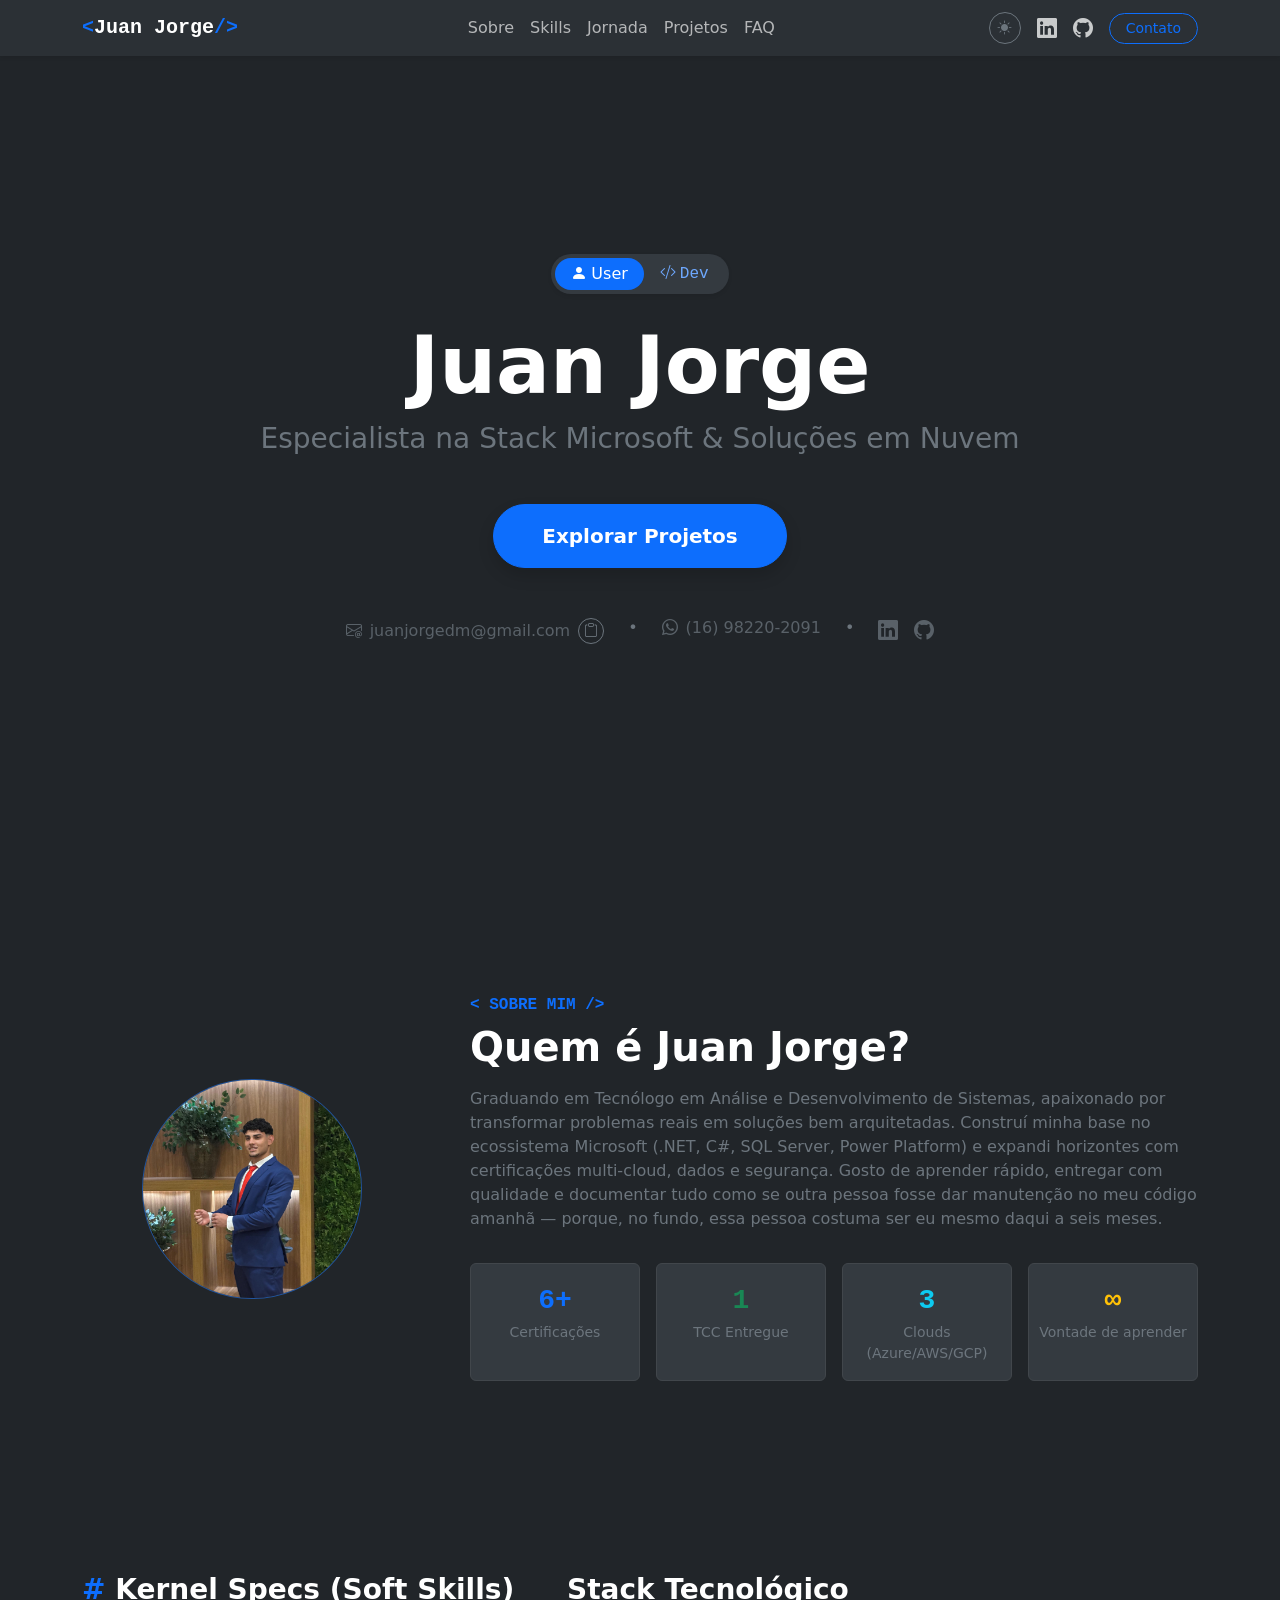
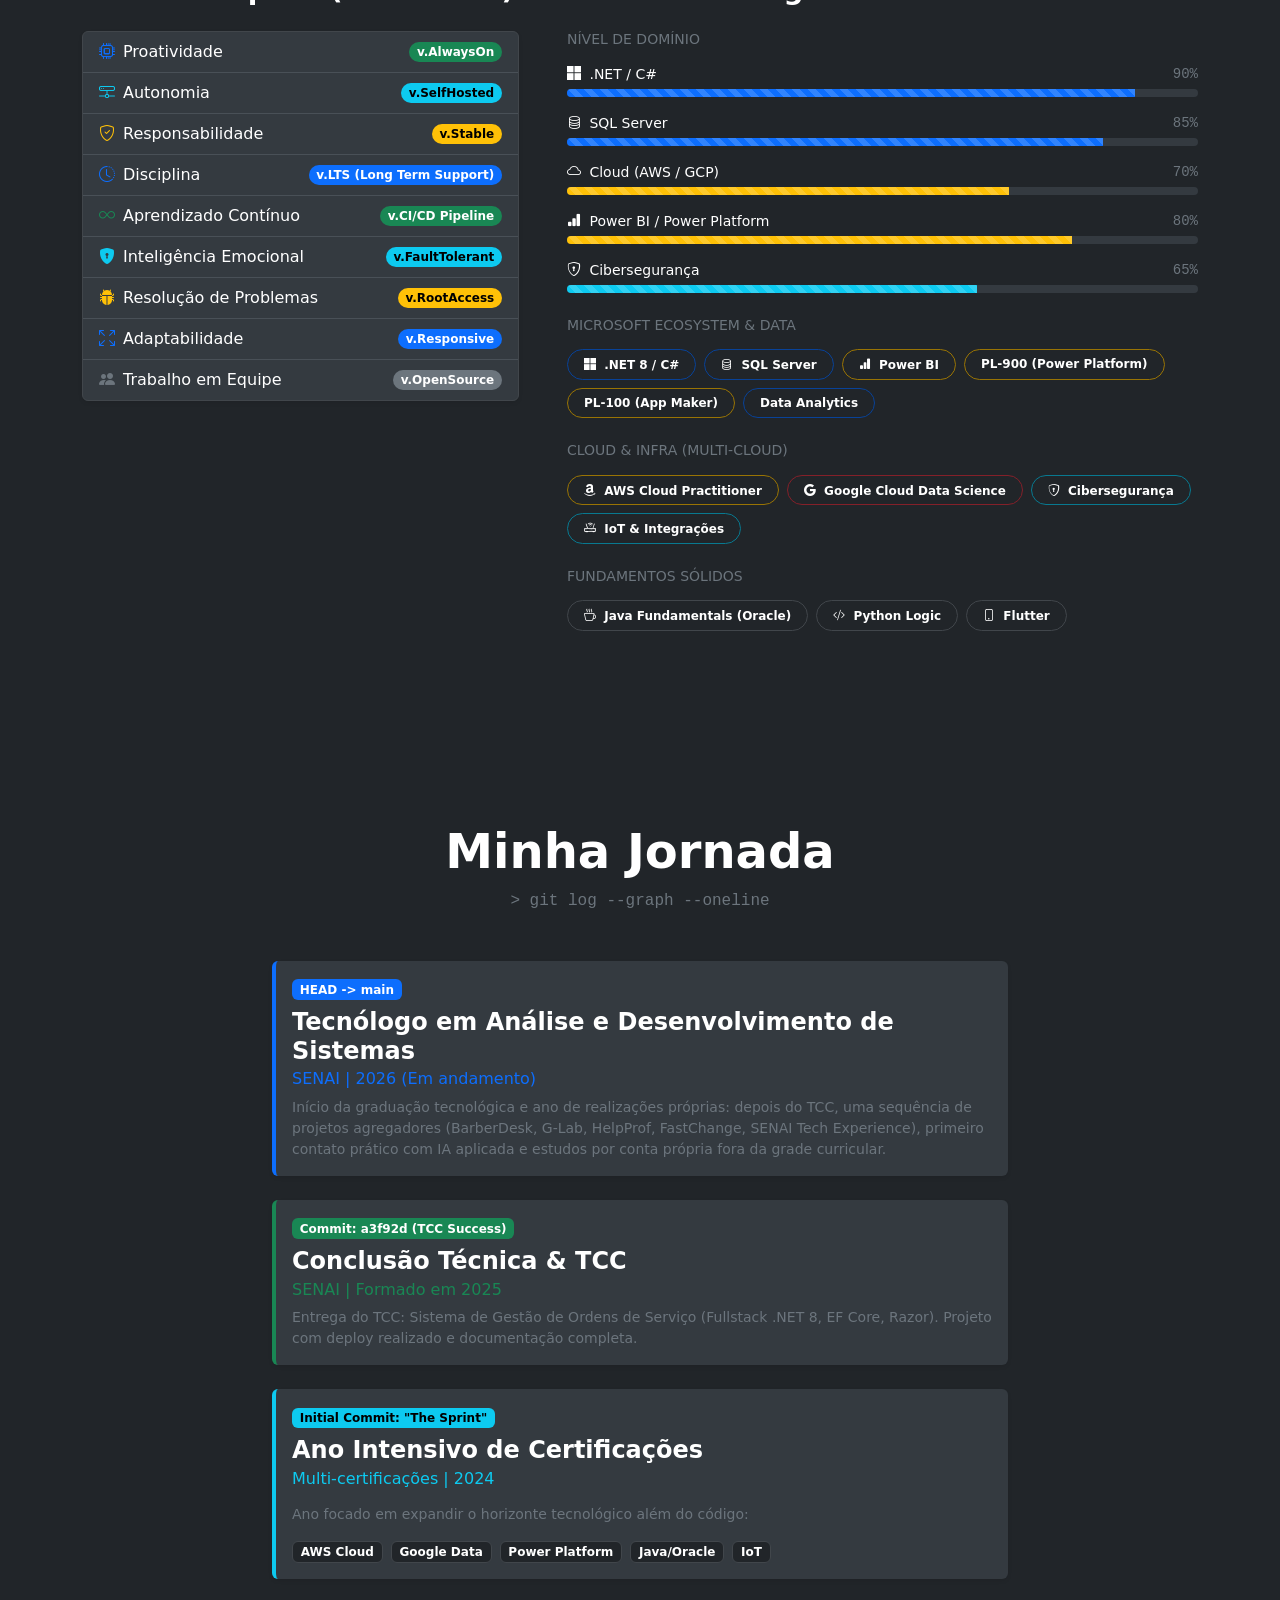
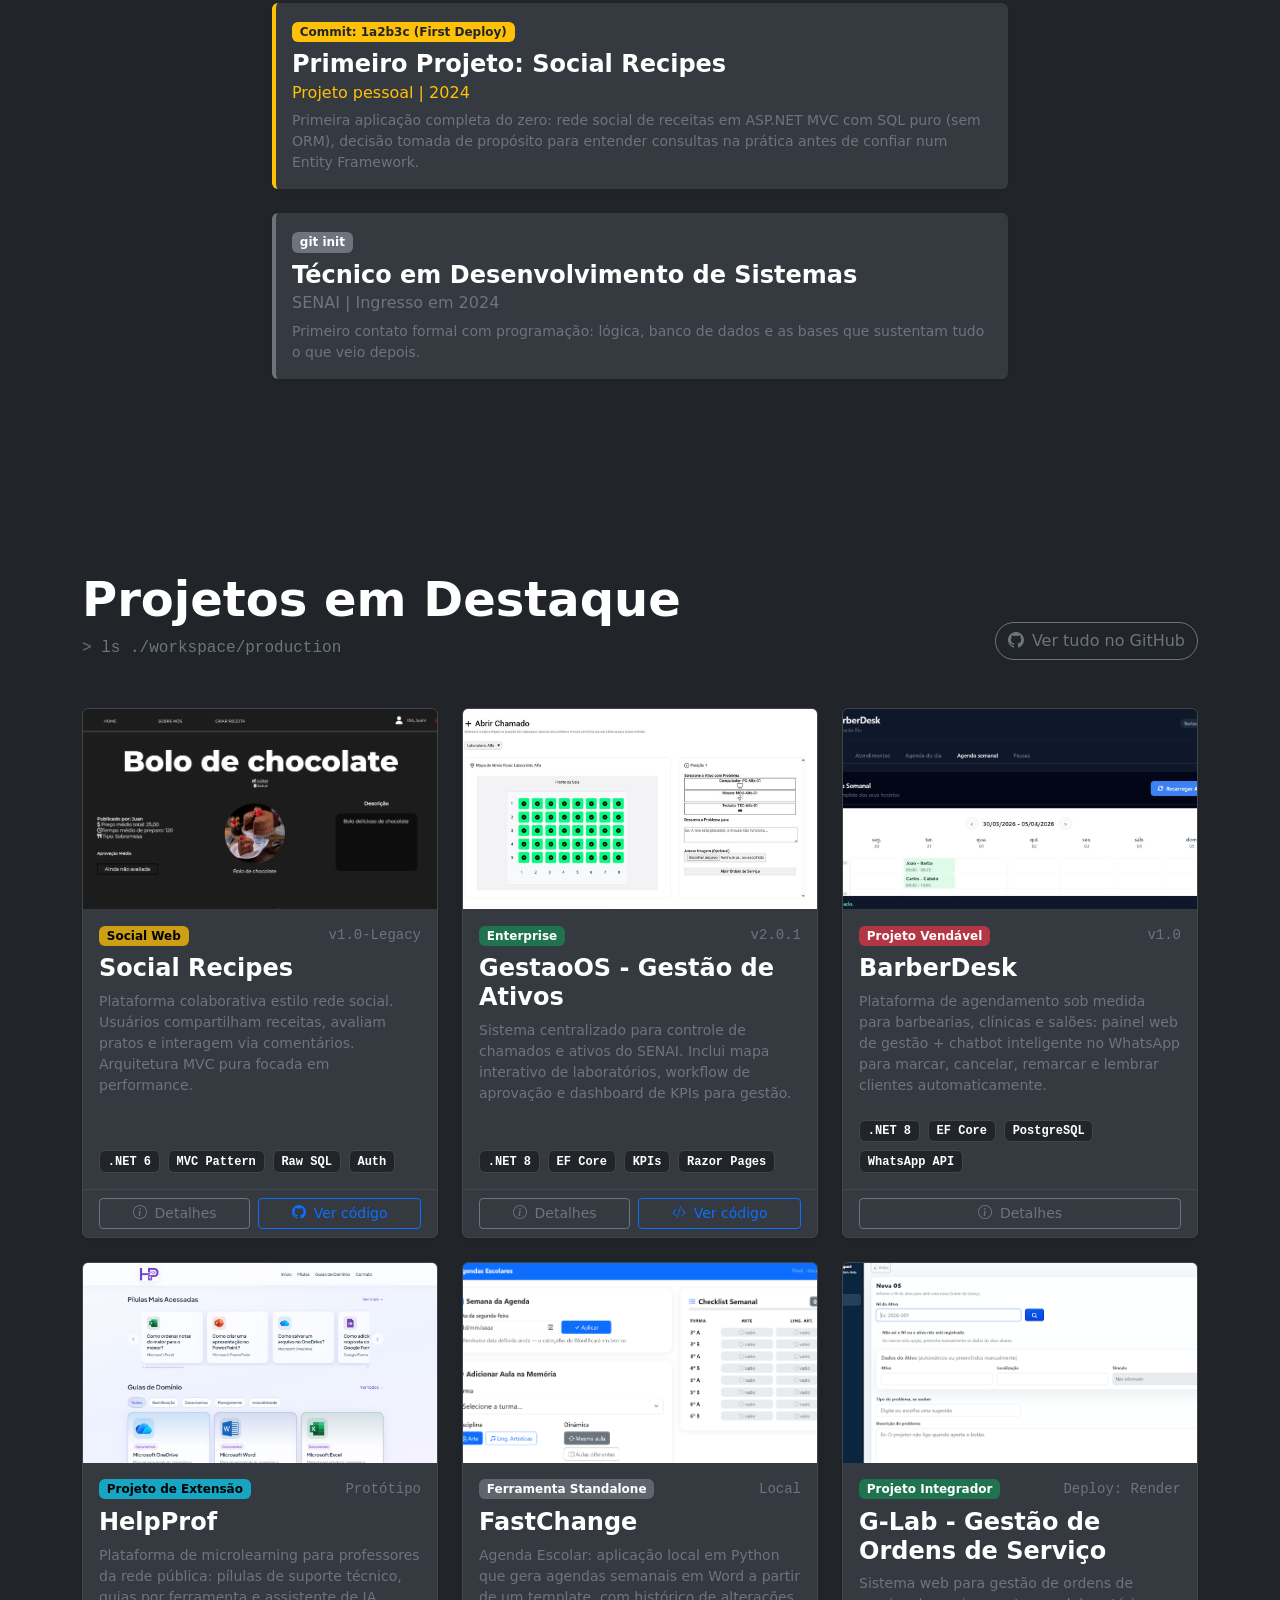
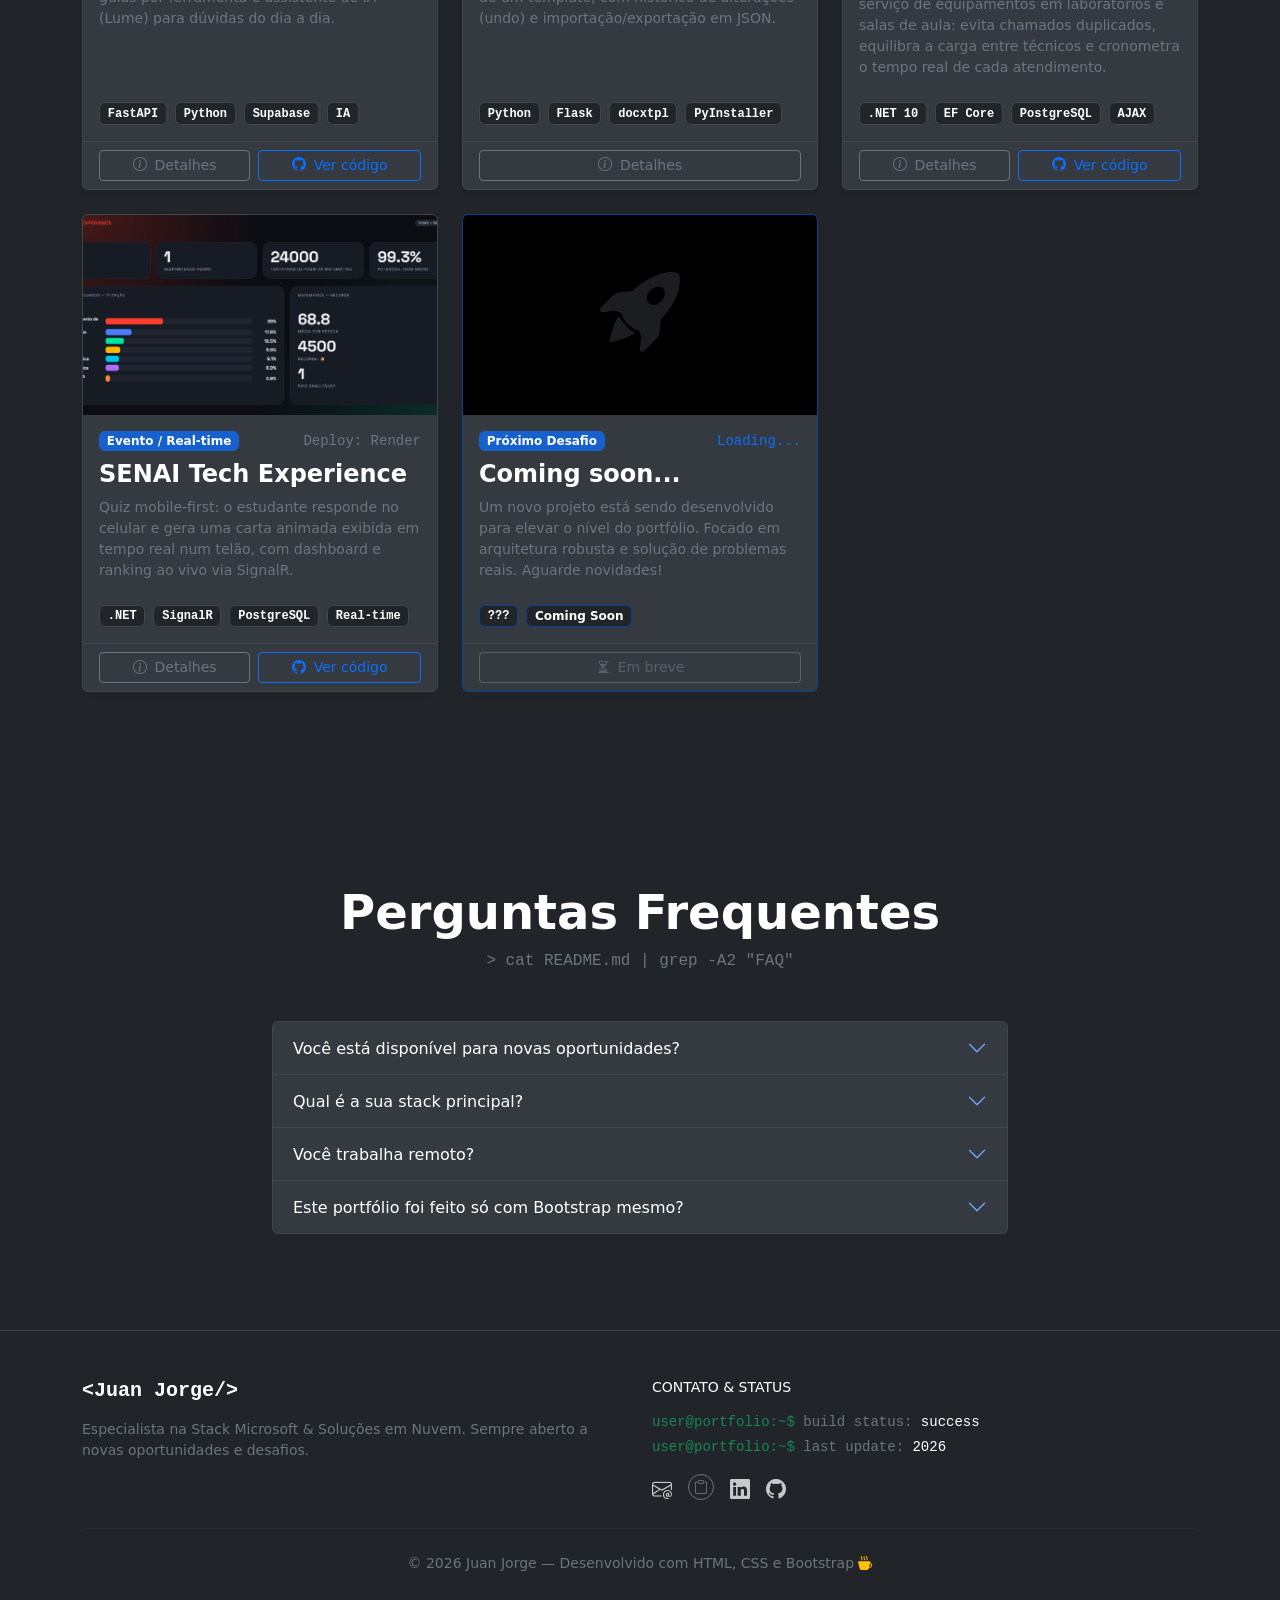
<file: index.html>
<!DOCTYPE html>
<html lang="pt-br" data-bs-theme="dark">

<head>
    <meta charset="UTF-8">
    <meta name="viewport" content="width=device-width, initial-scale=1.0">
    <title>Portfólio | Juan Jorge</title>
    <meta name="description" content="Juan Jorge — Especialista na Stack Microsoft & Soluções em Nuvem. Portfólio de projetos, skills e trajetória.">
    <link href="https://cdn.jsdelivr.net/npm/bootstrap@5.3.3/dist/css/bootstrap.min.css" rel="stylesheet">
    <link rel="stylesheet" href="https://cdn.jsdelivr.net/npm/bootstrap-icons@1.11.3/font/bootstrap-icons.css">
    <style>
        .icon-btn-32 { width: 32px; height: 32px; }
        .icon-btn-26 { width: 26px; height: 26px; }
        .avatar-220 { width: 220px; height: 220px; }
        .card-img-fixed { height: 200px; object-fit: cover; }
        .progress-thin { height: 8px; }
    </style>
</head>

<body data-bs-spy="scroll" data-bs-target="#mainNav" data-bs-offset="90" tabindex="0">

    <nav class="navbar navbar-expand-lg fixed-top bg-body-tertiary shadow-sm" id="mainNav">
        <div class="container">
            <a class="navbar-brand fw-bold font-monospace" href="#home">
                <span class="text-primary">&lt;</span>Juan Jorge<span class="text-primary">/&gt;</span>
            </a>
            <button class="navbar-toggler" type="button" data-bs-toggle="collapse" data-bs-target="#navContent"
                aria-controls="navContent" aria-expanded="false" aria-label="Abrir navegação">
                <span class="navbar-toggler-icon"></span>
            </button>
            <div class="collapse navbar-collapse" id="navContent">
                <ul class="navbar-nav mx-auto mb-2 mb-lg-0">
                    <li class="nav-item"><a class="nav-link" href="#sobre">Sobre</a></li>
                    <li class="nav-item"><a class="nav-link" href="#skills">Skills</a></li>
                    <li class="nav-item"><a class="nav-link" href="#jornada">Jornada</a></li>
                    <li class="nav-item"><a class="nav-link" href="#projetos">Projetos</a></li>
                    <li class="nav-item"><a class="nav-link" href="#faq">FAQ</a></li>
                </ul>
                <div class="d-flex align-items-center gap-3">
                    <button type="button" id="themeToggle" class="btn btn-sm btn-outline-secondary rounded-circle d-flex align-items-center justify-content-center p-0 icon-btn-32"
                        title="Alternar tema claro/escuro">
                        <i class="bi bi-sun-fill"></i>
                    </button>
                    <a href="https://www.linkedin.com/in/juan-jorge-ba2711222" target="_blank" rel="noopener"
                        class="link-body-emphasis link-opacity-75 link-opacity-100-hover fs-5" title="LinkedIn">
                        <i class="bi bi-linkedin"></i>
                    </a>
                    <a href="https://github.com/JuanJorgeDEV" target="_blank" rel="noopener"
                        class="link-body-emphasis link-opacity-75 link-opacity-100-hover fs-5" title="GitHub">
                        <i class="bi bi-github"></i>
                    </a>
                    <button type="button" class="btn btn-outline-primary btn-sm rounded-pill px-3" data-bs-toggle="modal" data-bs-target="#modalContato">Contato</button>
                </div>
            </div>
        </div>
    </nav>

    <section class="d-flex align-items-center justify-content-center text-center vh-100 bg-body" id="home">
        <div class="container">

            <ul class="nav nav-pills bg-body-secondary rounded-pill p-1 d-inline-flex mb-4 shadow-sm" id="modeTab"
                role="tablist">
                <li class="nav-item" role="presentation">
                    <button class="nav-link active rounded-pill px-3 py-1 small" id="user-tab" data-bs-toggle="tab"
                        data-bs-target="#user-pane" type="button" role="tab" aria-controls="user-pane"
                        aria-selected="true">
                        <i class="bi bi-person-fill me-1"></i>User
                    </button>
                </li>
                <li class="nav-item" role="presentation">
                    <button class="nav-link rounded-pill px-3 py-1 small font-monospace" id="dev-tab"
                        data-bs-toggle="tab" data-bs-target="#dev-pane" type="button" role="tab"
                        aria-controls="dev-pane" aria-selected="false">
                        <i class="bi bi-code-slash me-1"></i>Dev
                    </button>
                </li>
            </ul>

            <div class="tab-content" id="modeTabContent">
                <div class="tab-pane fade show active" id="user-pane" role="tabpanel" aria-labelledby="user-tab"
                    tabindex="0">
                    <h1 class="display-1 fw-bold text-body-emphasis mb-2">Juan Jorge</h1>
                    <h2 class="h3 text-secondary mb-5 fw-light">
                        Especialista na Stack Microsoft &amp; Soluções em Nuvem
                    </h2>
                    <a href="#projetos" class="btn btn-primary btn-lg px-5 py-3 rounded-pill fw-bold shadow">
                        Explorar Projetos
                    </a>
                </div>

                <div class="tab-pane fade" id="dev-pane" role="tabpanel" aria-labelledby="dev-tab" tabindex="0">
                    <p class="badge bg-black border border-success text-success rounded-0 px-3 py-2 font-monospace mb-4">
                        System.Status: <span class="text-success">Online</span>
                    </p>
                    <h1 class="display-5 fw-bold text-body-emphasis mb-2 font-monospace">
                        <span class="text-primary">var</span> Dev <span class="text-body-emphasis">=</span>
                        <span class="text-success">new</span> <span class="text-warning">JuanJorge</span>();
                    </h1>
                    <h2 class="h5 text-secondary mb-5 font-monospace">
                    </h2>
                    <a href="#projetos" class="btn btn-outline-success btn-lg px-5 py-3 font-monospace fw-bold">
                        Execute.Init()
                    </a>
                </div>
            </div>

            <div class="d-flex flex-wrap justify-content-center gap-4 mt-5">
                <span class="d-inline-flex align-items-center gap-2">
                    <a href="mailto:juanjorgedm@gmail.com"
                        class="text-decoration-none link-secondary link-opacity-75 link-opacity-100-hover">
                        <i class="bi bi-envelope-at me-2"></i>juanjorgedm@gmail.com
                    </a>
                    <button type="button" class="btn btn-sm btn-outline-secondary rounded-circle btn-copy-email d-flex align-items-center justify-content-center p-0 icon-btn-26" data-email="juanjorgedm@gmail.com" title="Copiar e-mail">
                        <i class="bi bi-clipboard"></i>
                    </button>
                </span>
                <span class="d-none d-md-block text-secondary">•</span>
                <a href="tel:+5516982202091"
                    class="text-decoration-none link-secondary link-opacity-75 link-opacity-100-hover">
                    <i class="bi bi-whatsapp me-2"></i>(16) 98220-2091
                </a>
                <span class="d-none d-md-block text-secondary">•</span>
                <div class="d-flex gap-3">
                    <a href="https://www.linkedin.com/in/juan-jorge-ba2711222" target="_blank" rel="noopener"
                        class="link-secondary link-opacity-75 link-opacity-100-hover fs-5" title="LinkedIn">
                        <i class="bi bi-linkedin"></i>
                    </a>
                    <a href="https://github.com/JuanJorgeDEV" target="_blank" rel="noopener"
                        class="link-secondary link-opacity-75 link-opacity-100-hover fs-5" title="GitHub">
                        <i class="bi bi-github"></i>
                    </a>
                </div>
            </div>
        </div>
    </section>

    <section class="py-5" id="sobre">
        <div class="container py-5">
            <div class="row align-items-center g-5">
                <div class="col-lg-4 text-center">
                    <div class="rounded-circle bg-body-secondary border border-primary border-opacity-50 mx-auto d-flex align-items-center justify-content-center overflow-hidden avatar-220">
                        <img src="images/perfil-1.jpg" alt="Foto de Juan Jorge" class="w-100 h-100"
                            style="object-fit:cover;"
                            onerror="this.classList.add('d-none'); this.nextElementSibling.classList.remove('d-none');">
                        <i class="bi bi-person-badge display-1 text-primary d-none"></i>
                    </div>
                </div>
                <div class="col-lg-8">
                    <h6 class="text-primary text-uppercase fw-bold mb-2 font-monospace">&lt; Sobre mim /&gt;</h6>
                    <h2 class="display-6 fw-bold text-body-emphasis mb-3">Quem é Juan Jorge?</h2>
                    <p class="text-secondary">
                        Graduando em Tecnólogo em Análise e Desenvolvimento de Sistemas, apaixonado por transformar
                        problemas reais em soluções bem arquitetadas. Construí minha base no ecossistema Microsoft
                        (.NET, C#, SQL Server, Power Platform) e expandi horizontes com certificações multi-cloud,
                        dados e segurança. Gosto de aprender rápido, entregar com qualidade e documentar tudo como
                        se outra pessoa fosse dar manutenção no meu código amanhã — porque, no fundo, essa pessoa
                        costuma ser eu mesmo daqui a seis meses.
                    </p>
                    <div class="row row-cols-2 row-cols-md-4 g-3 mt-2">
                        <div class="col">
                            <div class="card bg-body-secondary border-secondary-subtle h-100 text-center py-3">
                                <div class="fs-3 fw-bold text-primary font-monospace">6+</div>
                                <div class="text-secondary small">Certificações</div>
                            </div>
                        </div>
                        <div class="col">
                            <div class="card bg-body-secondary border-secondary-subtle h-100 text-center py-3">
                                <div class="fs-3 fw-bold text-success font-monospace">1</div>
                                <div class="text-secondary small">TCC Entregue</div>
                            </div>
                        </div>
                        <div class="col">
                            <div class="card bg-body-secondary border-secondary-subtle h-100 text-center py-3">
                                <div class="fs-3 fw-bold text-info font-monospace">3</div>
                                <div class="text-secondary small">Clouds (Azure/AWS/GCP)</div>
                            </div>
                        </div>
                        <div class="col">
                            <div class="card bg-body-secondary border-secondary-subtle h-100 text-center py-3">
                                <div class="fs-3 fw-bold text-warning font-monospace">∞</div>
                                <div class="text-secondary small">Vontade de aprender</div>
                            </div>
                        </div>
                    </div>
                </div>
            </div>
        </div>
    </section>

    <section class="py-5" id="skills">
        <div class="container py-5">
            <div class="row g-5">

                <div class="col-lg-5 mb-4">
                    <h3 class="fw-bold mb-4 text-body-emphasis"><span class="text-primary">#</span> Kernel Specs
                        (Soft Skills)</h3>
                    <div class="card bg-body-secondary border-secondary-subtle shadow-sm">
                        <div class="list-group list-group-flush">
                            <div class="list-group-item bg-transparent d-flex justify-content-between align-items-center">
                                <span class="text-body-emphasis"><i class="bi bi-cpu me-2 text-primary"></i>Proatividade</span>
                                <span class="badge text-bg-success rounded-pill" data-bs-toggle="tooltip"
                                    data-bs-placement="left" title="Sempre pronto pro próximo commit, sem esperar sprint planning">v.AlwaysOn</span>
                            </div>
                            <div class="list-group-item bg-transparent d-flex justify-content-between align-items-center">
                                <span class="text-body-emphasis"><i class="bi bi-hdd-network me-2 text-info"></i>Autonomia</span>
                                <span class="badge text-bg-info rounded-pill" data-bs-toggle="tooltip"
                                    data-bs-placement="left" title="Roda sem supervisão constante, com bom logging do progresso">v.SelfHosted</span>
                            </div>
                            <div class="list-group-item bg-transparent d-flex justify-content-between align-items-center">
                                <span class="text-body-emphasis"><i class="bi bi-shield-check me-2 text-warning"></i>Responsabilidade</span>
                                <span class="badge text-bg-warning rounded-pill" data-bs-toggle="tooltip"
                                    data-bs-placement="left" title="SLA pessoal de alta disponibilidade e compromisso com prazos">v.Stable</span>
                            </div>
                            <div class="list-group-item bg-transparent d-flex justify-content-between align-items-center">
                                <span class="text-body-emphasis"><i class="bi bi-clock-history me-2 text-primary"></i>Disciplina</span>
                                <span class="badge text-bg-primary rounded-pill" data-bs-toggle="tooltip"
                                    data-bs-placement="left" title="Sem breaking changes na rotina — consistência é a feature principal">v.LTS (Long Term Support)</span>
                            </div>
                            <div class="list-group-item bg-transparent d-flex justify-content-between align-items-center">
                                <span class="text-body-emphasis"><i class="bi bi-infinity me-2 text-success"></i>Aprendizado Contínuo</span>
                                <span class="badge text-bg-success rounded-pill" data-bs-toggle="tooltip"
                                    data-bs-placement="left" title="Integração e Entrega Contínua de Conhecimento">v.CI/CD Pipeline</span>
                            </div>
                            <div class="list-group-item bg-transparent d-flex justify-content-between align-items-center">
                                <span class="text-body-emphasis"><i class="bi bi-shield-lock-fill me-2 text-info"></i>Inteligência Emocional</span>
                                <span class="badge text-bg-info rounded-pill" data-bs-toggle="tooltip"
                                    data-bs-placement="left" title="Sistema que continua operando mesmo com falhas">v.FaultTolerant</span>
                            </div>
                            <div class="list-group-item bg-transparent d-flex justify-content-between align-items-center">
                                <span class="text-body-emphasis"><i class="bi bi-bug-fill me-2 text-warning"></i>Resolução de Problemas</span>
                                <span class="badge text-bg-warning rounded-pill" data-bs-toggle="tooltip"
                                    data-bs-placement="left" title="Acesso total à raiz do problema">v.RootAccess</span>
                            </div>
                            <div class="list-group-item bg-transparent d-flex justify-content-between align-items-center">
                                <span class="text-body-emphasis"><i class="bi bi-arrows-fullscreen me-2 text-primary"></i>Adaptabilidade</span>
                                <span class="badge text-bg-primary rounded-pill" data-bs-toggle="tooltip"
                                    data-bs-placement="left" title="Se ajusta a qualquer tamanho de tela/cenário">v.Responsive</span>
                            </div>
                            <div class="list-group-item bg-transparent d-flex justify-content-between align-items-center">
                                <span class="text-body-emphasis"><i class="bi bi-people-fill me-2 text-secondary"></i>Trabalho em Equipe</span>
                                <span class="badge text-bg-secondary rounded-pill" data-bs-toggle="tooltip"
                                    data-bs-placement="left" title="Código aberto e transparente">v.OpenSource</span>
                            </div>
                        </div>
                    </div>
                </div>

                <div class="col-lg-7">
                    <h3 class="fw-bold mb-4 text-body-emphasis">Stack Tecnológico</h3>

                    <div class="mb-4">
                        <h6 class="text-secondary text-uppercase small mb-3">Nível de Domínio</h6>

                        <div class="mb-3">
                            <div class="d-flex justify-content-between mb-1">
                                <span class="text-body-emphasis small"><i class="bi bi-microsoft me-1"></i> .NET / C#</span>
                                <span class="text-secondary small font-monospace">90%</span>
                            </div>
                            <div class="progress progress-thin" role="progressbar" aria-label=".NET / C#" aria-valuenow="90"
                                aria-valuemin="0" aria-valuemax="100">
                                <div class="progress-bar progress-bar-striped progress-bar-animated bg-primary"
                                    style="width:90%"></div>
                            </div>
                        </div>

                        <div class="mb-3">
                            <div class="d-flex justify-content-between mb-1">
                                <span class="text-body-emphasis small"><i class="bi bi-database me-1"></i> SQL Server</span>
                                <span class="text-secondary small font-monospace">85%</span>
                            </div>
                            <div class="progress progress-thin" role="progressbar" aria-label="SQL Server" aria-valuenow="85"
                                aria-valuemin="0" aria-valuemax="100">
                                <div class="progress-bar progress-bar-striped progress-bar-animated bg-primary"
                                    style="width:85%"></div>
                            </div>
                        </div>

                        <div class="mb-3">
                            <div class="d-flex justify-content-between mb-1">
                                <span class="text-body-emphasis small"><i class="bi bi-cloud me-1"></i> Cloud (AWS / GCP)</span>
                                <span class="text-secondary small font-monospace">70%</span>
                            </div>
                            <div class="progress progress-thin" role="progressbar" aria-label="Cloud" aria-valuenow="70"
                                aria-valuemin="0" aria-valuemax="100">
                                <div class="progress-bar progress-bar-striped progress-bar-animated bg-warning"
                                    style="width:70%"></div>
                            </div>
                        </div>

                        <div class="mb-3">
                            <div class="d-flex justify-content-between mb-1">
                                <span class="text-body-emphasis small"><i class="bi bi-bar-chart-fill me-1"></i> Power BI / Power Platform</span>
                                <span class="text-secondary small font-monospace">80%</span>
                            </div>
                            <div class="progress progress-thin" role="progressbar" aria-label="Power BI" aria-valuenow="80"
                                aria-valuemin="0" aria-valuemax="100">
                                <div class="progress-bar progress-bar-striped progress-bar-animated bg-warning"
                                    style="width:80%"></div>
                            </div>
                        </div>

                        <div>
                            <div class="d-flex justify-content-between mb-1">
                                <span class="text-body-emphasis small"><i class="bi bi-shield-lock me-1"></i> Cibersegurança</span>
                                <span class="text-secondary small font-monospace">65%</span>
                            </div>
                            <div class="progress progress-thin" role="progressbar" aria-label="Cibersegurança" aria-valuenow="65"
                                aria-valuemin="0" aria-valuemax="100">
                                <div class="progress-bar progress-bar-striped progress-bar-animated bg-info"
                                    style="width:65%"></div>
                            </div>
                        </div>
                    </div>

                    <div class="mb-4">
                        <h6 class="text-secondary text-uppercase small mb-3">Microsoft Ecosystem &amp; Data</h6>
                        <div class="d-flex flex-wrap gap-2">
                            <span class="badge rounded-pill text-bg-dark border border-primary-subtle px-3 py-2"><i class="bi bi-microsoft me-1"></i> .NET 8 / C#</span>
                            <span class="badge rounded-pill text-bg-dark border border-primary-subtle px-3 py-2"><i class="bi bi-database me-1"></i> SQL Server</span>
                            <span class="badge rounded-pill text-bg-dark border border-warning-subtle px-3 py-2"><i class="bi bi-bar-chart-fill me-1"></i> Power BI</span>
                            <span class="badge rounded-pill text-bg-dark border border-warning-subtle px-3 py-2">PL-900 (Power Platform)</span>
                            <span class="badge rounded-pill text-bg-dark border border-warning-subtle px-3 py-2">PL-100 (App Maker)</span>
                            <span class="badge rounded-pill text-bg-dark border border-primary-subtle px-3 py-2">Data Analytics</span>
                        </div>
                    </div>

                    <div class="mb-4">
                        <h6 class="text-secondary text-uppercase small mb-3">Cloud &amp; Infra (Multi-Cloud)</h6>
                        <div class="d-flex flex-wrap gap-2">
                            <span class="badge rounded-pill text-bg-dark border border-warning-subtle px-3 py-2"><i class="bi bi-amazon me-1"></i> AWS Cloud Practitioner</span>
                            <span class="badge rounded-pill text-bg-dark border border-danger-subtle px-3 py-2"><i class="bi bi-google me-1"></i> Google Cloud Data Science</span>
                            <span class="badge rounded-pill text-bg-dark border border-info-subtle px-3 py-2"><i class="bi bi-shield-lock me-1"></i> Cibersegurança</span>
                            <span class="badge rounded-pill text-bg-dark border border-info-subtle px-3 py-2"><i class="bi bi-router me-1"></i> IoT &amp; Integrações</span>
                        </div>
                    </div>

                    <div>
                        <h6 class="text-secondary text-uppercase small mb-3">Fundamentos Sólidos</h6>
                        <div class="d-flex flex-wrap gap-2">
                            <span class="badge rounded-pill text-bg-dark border border-secondary-subtle px-3 py-2"><i class="bi bi-cup-hot me-1"></i> Java Fundamentals (Oracle)</span>
                            <span class="badge rounded-pill text-bg-dark border border-secondary-subtle px-3 py-2"><i class="bi bi-code-slash me-1"></i> Python Logic</span>
                            <span class="badge rounded-pill text-bg-dark border border-secondary-subtle px-3 py-2"><i class="bi bi-phone me-1"></i> Flutter</span>
                        </div>
                    </div>
                </div>
            </div>
        </div>
    </section>

    <section class="py-5" id="jornada">
        <div class="container py-5">
            <div class="text-center mb-5">
                <h2 class="display-5 fw-bold text-body-emphasis">Minha Jornada</h2>
                <p class="text-secondary font-monospace">&gt; git log --graph --oneline</p>
            </div>

            <div class="row justify-content-center">
                <div class="col-lg-8">

                    <div class="card bg-body-secondary border-0 border-start border-4 border-primary shadow-sm mb-4">
                        <div class="card-body">
                            <span class="badge text-bg-primary mb-2">HEAD -&gt; main</span>
                            <h4 class="card-title text-body-emphasis fw-bold">
                                Tecnólogo em Análise e Desenvolvimento de Sistemas
                            </h4>
                            <h6 class="card-subtitle text-primary mb-2">SENAI | 2026 (Em andamento)</h6>
                            <p class="card-text text-secondary small mb-0">
                                Início da graduação tecnológica e ano de realizações próprias: depois do TCC, uma
                                sequência de projetos agregadores (BarberDesk, G-Lab, HelpProf, FastChange, SENAI
                                Tech Experience), primeiro contato prático com IA aplicada e estudos por conta
                                própria fora da grade curricular.
                            </p>
                        </div>
                    </div>

                    <div class="card bg-body-secondary border-0 border-start border-4 border-success shadow-sm mb-4">
                        <div class="card-body">
                            <span class="badge text-bg-success mb-2">Commit: a3f92d (TCC Success)</span>
                            <h4 class="card-title text-body-emphasis fw-bold">Conclusão Técnica &amp; TCC</h4>
                            <h6 class="card-subtitle text-success mb-2">SENAI | Formado em 2025</h6>
                            <p class="card-text text-secondary small mb-0">
                                Entrega do TCC: Sistema de Gestão de Ordens de Serviço (Fullstack .NET 8, EF Core,
                                Razor). Projeto com deploy realizado e documentação completa.
                            </p>
                        </div>
                    </div>

                    <div class="card bg-body-secondary border-0 border-start border-4 border-info shadow-sm mb-4">
                        <div class="card-body">
                            <span class="badge text-bg-info mb-2">Initial Commit: "The Sprint"</span>
                            <h4 class="card-title text-body-emphasis fw-bold">Ano Intensivo de Certificações</h4>
                            <h6 class="card-subtitle text-info mb-3">Multi-certificações | 2024</h6>
                            <p class="card-text text-secondary small mb-3">
                                Ano focado em expandir o horizonte tecnológico além do código:
                            </p>
                            <div class="d-flex flex-wrap gap-2">
                                <span class="badge text-bg-dark border border-secondary-subtle">AWS Cloud</span>
                                <span class="badge text-bg-dark border border-secondary-subtle">Google Data</span>
                                <span class="badge text-bg-dark border border-secondary-subtle">Power Platform</span>
                                <span class="badge text-bg-dark border border-secondary-subtle">Java/Oracle</span>
                                <span class="badge text-bg-dark border border-secondary-subtle">IoT</span>
                            </div>
                        </div>
                    </div>

                    <div class="card bg-body-secondary border-0 border-start border-4 border-warning shadow-sm mb-4">
                        <div class="card-body">
                            <span class="badge text-bg-warning text-dark mb-2">Commit: 1a2b3c (First Deploy)</span>
                            <h4 class="card-title text-body-emphasis fw-bold">Primeiro Projeto: Social Recipes</h4>
                            <h6 class="card-subtitle text-warning mb-2">Projeto pessoal | 2024</h6>
                            <p class="card-text text-secondary small mb-0">
                                Primeira aplicação completa do zero: rede social de receitas em ASP.NET MVC com SQL
                                puro (sem ORM), decisão tomada de propósito para entender consultas na prática antes
                                de confiar num Entity Framework.
                            </p>
                        </div>
                    </div>

                    <div class="card bg-body-secondary border-0 border-start border-4 border-secondary shadow-sm">
                        <div class="card-body">
                            <span class="badge text-bg-secondary mb-2">git init</span>
                            <h4 class="card-title text-body-emphasis fw-bold">
                                Técnico em Desenvolvimento de Sistemas
                            </h4>
                            <h6 class="card-subtitle text-secondary mb-2">SENAI | Ingresso em 2024</h6>
                            <p class="card-text text-secondary small mb-0">
                                Primeiro contato formal com programação: lógica, banco de dados e as bases que
                                sustentam tudo o que veio depois.
                            </p>
                        </div>
                    </div>

                </div>
            </div>
        </div>
    </section>

    <section class="py-5" id="projetos">
        <div class="container py-5">

            <div class="d-flex flex-wrap justify-content-between align-items-end gap-3 mb-5">
                <div>
                    <h2 class="display-5 fw-bold text-body-emphasis">Projetos em Destaque</h2>
                    <p class="text-secondary font-monospace mb-0">&gt; ls ./workspace/production</p>
                </div>
                <a href="https://github.com/JuanJorgeDEV" target="_blank" rel="noopener"
                    class="btn btn-outline-secondary rounded-pill">
                    <i class="bi bi-github me-2"></i>Ver tudo no GitHub
                </a>
            </div>

            <div class="row row-cols-1 row-cols-md-2 row-cols-lg-3 g-4">

                <div class="col">
                    <div class="card h-100 bg-body-secondary border-secondary-subtle shadow-sm">
                        <img src="images/PortalReceitas.png" class="card-img-top card-img-fixed" alt="Social Recipes">
                        <div class="card-body d-flex flex-column">
                            <div class="d-flex justify-content-between align-items-center mb-2">
                                <span class="badge text-bg-warning bg-opacity-75">Social Web</span>
                                <small class="text-secondary font-monospace">v1.0-Legacy</small>
                            </div>
                            <h4 class="card-title text-body-emphasis fw-bold">Social Recipes</h4>
                            <p class="card-text text-secondary small flex-grow-1">
                                Plataforma colaborativa estilo rede social. Usuários compartilham receitas, avaliam
                                pratos e interagem via comentários. Arquitetura MVC pura focada em performance.
                            </p>
                            <div class="d-flex flex-wrap gap-2 mt-2">
                                <span class="badge text-bg-dark border border-secondary-subtle font-monospace">.NET 6</span>
                                <span class="badge text-bg-dark border border-secondary-subtle font-monospace">MVC Pattern</span>
                                <span class="badge text-bg-dark border border-secondary-subtle font-monospace">Raw SQL</span>
                                <span class="badge text-bg-dark border border-secondary-subtle font-monospace">Auth</span>
                            </div>
                        </div>
                        <div class="card-footer bg-transparent border-secondary-subtle d-flex gap-2">
                            <button type="button" class="btn btn-outline-secondary btn-sm flex-fill" data-bs-toggle="modal"
                                data-bs-target="#modalProjeto1">
                                <i class="bi bi-info-circle me-2"></i>Detalhes
                            </button>
                            <a href="https://github.com/JuanJorgeDEV/ProjReceitas.git" target="_blank" rel="noopener"
                                class="btn btn-outline-primary btn-sm flex-fill">
                                <i class="bi bi-github me-2"></i>Ver código
                            </a>
                        </div>
                    </div>
                </div>

                <div class="col">
                    <div class="card h-100 bg-body-secondary border-secondary-subtle shadow-sm">
                        <img src="images/imagem1.jpg" class="card-img-top card-img-fixed" alt="Sistema de Gestão SENAI">
                        <div class="card-body d-flex flex-column">
                            <div class="d-flex justify-content-between align-items-center mb-2">
                                <span class="badge text-bg-success bg-opacity-75">Enterprise</span>
                                <small class="text-secondary font-monospace">v2.0.1</small>
                            </div>
                            <h4 class="card-title text-body-emphasis fw-bold">GestaoOS - Gestão de Ativos</h4>
                            <p class="card-text text-secondary small flex-grow-1">
                                Sistema centralizado para controle de chamados e ativos do SENAI. Inclui mapa
                                interativo de laboratórios, workflow de aprovação e dashboard de KPIs para gestão.
                            </p>
                            <div class="d-flex flex-wrap gap-2 mt-2">
                                <span class="badge text-bg-dark border border-secondary-subtle font-monospace">.NET 8</span>
                                <span class="badge text-bg-dark border border-secondary-subtle font-monospace">EF Core</span>
                                <span class="badge text-bg-dark border border-secondary-subtle font-monospace">KPIs</span>
                                <span class="badge text-bg-dark border border-secondary-subtle font-monospace">Razor Pages</span>
                            </div>
                        </div>
                        <div class="card-footer bg-transparent border-secondary-subtle d-flex gap-2">
                            <button type="button" class="btn btn-outline-secondary btn-sm flex-fill" data-bs-toggle="modal"
                                data-bs-target="#modalProjeto2">
                                <i class="bi bi-info-circle me-2"></i>Detalhes
                            </button>
                            <a href="https://github.com/JuanJorgeDEV/Gest-oOS.git" target="_blank" rel="noopener"
                                class="btn btn-outline-primary btn-sm flex-fill">
                                <i class="bi bi-code-slash me-2"></i>Ver código
                            </a>
                        </div>
                    </div>
                </div>

                <div class="col">
                    <div class="card h-100 bg-body-secondary border-secondary-subtle shadow-sm">
                        <img src="images/BarberDesk.png" class="card-img-top card-img-fixed" alt="BarberDesk">
                        <div class="card-body d-flex flex-column">
                            <div class="d-flex justify-content-between align-items-center mb-2">
                                <span class="badge text-bg-danger bg-opacity-75">Projeto Vendável</span>
                                <small class="text-secondary font-monospace">v1.0</small>
                            </div>
                            <h4 class="card-title text-body-emphasis fw-bold">BarberDesk</h4>
                            <p class="card-text text-secondary small flex-grow-1">
                                Plataforma de agendamento sob medida para barbearias, clínicas e salões: painel web
                                de gestão + chatbot inteligente no WhatsApp para marcar, cancelar, remarcar e
                                lembrar clientes automaticamente.
                            </p>
                            <div class="d-flex flex-wrap gap-2 mt-2">
                                <span class="badge text-bg-dark border border-secondary-subtle font-monospace">.NET 8</span>
                                <span class="badge text-bg-dark border border-secondary-subtle font-monospace">EF Core</span>
                                <span class="badge text-bg-dark border border-secondary-subtle font-monospace">PostgreSQL</span>
                                <span class="badge text-bg-dark border border-secondary-subtle font-monospace">WhatsApp API</span>
                            </div>
                        </div>
                        <div class="card-footer bg-transparent border-secondary-subtle d-flex gap-2">
                            <button type="button" class="btn btn-outline-secondary btn-sm flex-fill" data-bs-toggle="modal"
                                data-bs-target="#modalBarberDesk">
                                <i class="bi bi-info-circle me-2"></i>Detalhes
                            </button>
                        </div>
                    </div>
                </div>

                <div class="col">
                    <div class="card h-100 bg-body-secondary border-secondary-subtle shadow-sm">
                        <img src="images/HelpProf.jpg" class="card-img-top card-img-fixed" alt="HelpProf">
                        <div class="card-body d-flex flex-column">
                            <div class="d-flex justify-content-between align-items-center mb-2">
                                <span class="badge text-bg-info bg-opacity-75">Projeto de Extensão</span>
                                <small class="text-secondary font-monospace">Protótipo</small>
                            </div>
                            <h4 class="card-title text-body-emphasis fw-bold">HelpProf</h4>
                            <p class="card-text text-secondary small flex-grow-1">
                                Plataforma de microlearning para professores da rede pública: pílulas de suporte
                                técnico, guias por ferramenta e assistente de IA (Lume) para dúvidas do dia a dia.
                            </p>
                            <div class="d-flex flex-wrap gap-2 mt-2">
                                <span class="badge text-bg-dark border border-secondary-subtle font-monospace">FastAPI</span>
                                <span class="badge text-bg-dark border border-secondary-subtle font-monospace">Python</span>
                                <span class="badge text-bg-dark border border-secondary-subtle font-monospace">Supabase</span>
                                <span class="badge text-bg-dark border border-secondary-subtle font-monospace">IA</span>
                            </div>
                        </div>
                        <div class="card-footer bg-transparent border-secondary-subtle d-flex gap-2">
                            <button type="button" class="btn btn-outline-secondary btn-sm flex-fill" data-bs-toggle="modal"
                                data-bs-target="#modalHelpProf">
                                <i class="bi bi-info-circle me-2"></i>Detalhes
                            </button>
                            <a href="https://github.com/JuanJorgeDEV/HelpProf" target="_blank" rel="noopener"
                                class="btn btn-outline-primary btn-sm flex-fill">
                                <i class="bi bi-github me-2"></i>Ver código
                            </a>
                        </div>
                    </div>
                </div>

                <div class="col">
                    <div class="card h-100 bg-body-secondary border-secondary-subtle shadow-sm">
                        <img src="images/FastChange.png" class="card-img-top card-img-fixed" alt="FastChange">
                        <div class="card-body d-flex flex-column">
                            <div class="d-flex justify-content-between align-items-center mb-2">
                                <span class="badge text-bg-secondary bg-opacity-75">Ferramenta Standalone</span>
                                <small class="text-secondary font-monospace">Local</small>
                            </div>
                            <h4 class="card-title text-body-emphasis fw-bold">FastChange</h4>
                            <p class="card-text text-secondary small flex-grow-1">
                                Agenda Escolar: aplicação local em Python que gera agendas semanais em Word a partir
                                de um template, com histórico de alterações (undo) e importação/exportação em JSON.
                            </p>
                            <div class="d-flex flex-wrap gap-2 mt-2">
                                <span class="badge text-bg-dark border border-secondary-subtle font-monospace">Python</span>
                                <span class="badge text-bg-dark border border-secondary-subtle font-monospace">Flask</span>
                                <span class="badge text-bg-dark border border-secondary-subtle font-monospace">docxtpl</span>
                                <span class="badge text-bg-dark border border-secondary-subtle font-monospace">PyInstaller</span>
                            </div>
                        </div>
                        <div class="card-footer bg-transparent border-secondary-subtle d-flex gap-2">
                            <button type="button" class="btn btn-outline-secondary btn-sm flex-fill" data-bs-toggle="modal"
                                data-bs-target="#modalFastChange">
                                <i class="bi bi-info-circle me-2"></i>Detalhes
                            </button>
                        </div>
                    </div>
                </div>

                <div class="col">
                    <div class="card h-100 bg-body-secondary border-secondary-subtle shadow-sm">
                        <img src="images/GLab.png" class="card-img-top card-img-fixed" alt="G-Lab">
                        <div class="card-body d-flex flex-column">
                            <div class="d-flex justify-content-between align-items-center mb-2">
                                <span class="badge text-bg-success bg-opacity-75">Projeto Integrador</span>
                                <small class="text-secondary font-monospace">Deploy: Render</small>
                            </div>
                            <h4 class="card-title text-body-emphasis fw-bold">G-Lab - Gestão de Ordens de Serviço</h4>
                            <p class="card-text text-secondary small flex-grow-1">
                                Sistema web para gestão de ordens de serviço de equipamentos em laboratórios e
                                salas de aula: evita chamados duplicados, equilibra a carga entre técnicos e
                                cronometra o tempo real de cada atendimento.
                            </p>
                            <div class="d-flex flex-wrap gap-2 mt-2">
                                <span class="badge text-bg-dark border border-secondary-subtle font-monospace">.NET 10</span>
                                <span class="badge text-bg-dark border border-secondary-subtle font-monospace">EF Core</span>
                                <span class="badge text-bg-dark border border-secondary-subtle font-monospace">PostgreSQL</span>
                                <span class="badge text-bg-dark border border-secondary-subtle font-monospace">AJAX</span>
                            </div>
                        </div>
                        <div class="card-footer bg-transparent border-secondary-subtle d-flex gap-2">
                            <button type="button" class="btn btn-outline-secondary btn-sm flex-fill" data-bs-toggle="modal"
                                data-bs-target="#modalGLab">
                                <i class="bi bi-info-circle me-2"></i>Detalhes
                            </button>
                            <a href="https://github.com/JuanJorgeDEV/G-LAB" target="_blank" rel="noopener"
                                class="btn btn-outline-primary btn-sm flex-fill">
                                <i class="bi bi-github me-2"></i>Ver código
                            </a>
                        </div>
                    </div>
                </div>

                <div class="col">
                    <div class="card h-100 bg-body-secondary border-secondary-subtle shadow-sm">
                        <img src="images/SenaiTech.png" class="card-img-top card-img-fixed" alt="SENAI Tech Experience">
                        <div class="card-body d-flex flex-column">
                            <div class="d-flex justify-content-between align-items-center mb-2">
                                <span class="badge text-bg-primary bg-opacity-75">Evento / Real-time</span>
                                <small class="text-secondary font-monospace">Deploy: Render</small>
                            </div>
                            <h4 class="card-title text-body-emphasis fw-bold">SENAI Tech Experience</h4>
                            <p class="card-text text-secondary small flex-grow-1">
                                Quiz mobile-first: o estudante responde no celular e gera uma carta animada exibida
                                em tempo real num telão, com dashboard e ranking ao vivo via SignalR.
                            </p>
                            <div class="d-flex flex-wrap gap-2 mt-2">
                                <span class="badge text-bg-dark border border-secondary-subtle font-monospace">.NET</span>
                                <span class="badge text-bg-dark border border-secondary-subtle font-monospace">SignalR</span>
                                <span class="badge text-bg-dark border border-secondary-subtle font-monospace">PostgreSQL</span>
                                <span class="badge text-bg-dark border border-secondary-subtle font-monospace">Real-time</span>
                            </div>
                        </div>
                        <div class="card-footer bg-transparent border-secondary-subtle d-flex gap-2">
                            <button type="button" class="btn btn-outline-secondary btn-sm flex-fill" data-bs-toggle="modal"
                                data-bs-target="#modalSenaiTech">
                                <i class="bi bi-info-circle me-2"></i>Detalhes
                            </button>
                            <a href="https://github.com/JuanJorgeDEV/quizSenai" target="_blank" rel="noopener"
                                class="btn btn-outline-primary btn-sm flex-fill">
                                <i class="bi bi-github me-2"></i>Ver código
                            </a>
                        </div>
                    </div>
                </div>

                <div class="col">
                    <div class="card h-100 bg-body-secondary border-primary-subtle shadow-sm">
                        <div class="card-img-top bg-black d-flex align-items-center justify-content-center"
                            style="height:200px;">
                            <i class="bi bi-rocket-takeoff-fill text-secondary opacity-25" style="font-size:5rem;"></i>
                        </div>
                        <div class="card-body d-flex flex-column">
                            <div class="d-flex justify-content-between align-items-center mb-2">
                                <span class="badge text-bg-primary bg-opacity-75">Próximo Desafio</span>
                                <small class="text-primary font-monospace d-inline-flex align-items-center gap-1">
                                    <span class="spinner-grow spinner-grow-sm" role="status" aria-hidden="true"></span>
                                    Loading...
                                </small>
                            </div>
                            <h4 class="card-title text-body-emphasis fw-bold">Coming soon...</h4>
                            <p class="card-text text-secondary small flex-grow-1">
                                Um novo projeto está sendo desenvolvido para elevar o nível do portfólio. Focado em
                                arquitetura robusta e solução de problemas reais. Aguarde novidades!
                            </p>
                            <div class="d-flex flex-wrap gap-2 mt-2">
                                <span class="badge text-bg-dark border border-primary-subtle font-monospace">???</span>
                                <span class="badge text-bg-dark border border-primary-subtle">Coming Soon</span>
                            </div>
                        </div>
                        <div class="card-footer bg-transparent border-secondary-subtle">
                            <button class="btn btn-outline-secondary btn-sm w-100" disabled>
                                <i class="bi bi-hourglass-split me-2"></i>Em breve
                            </button>
                        </div>
                    </div>
                </div>

            </div>
        </div>
    </section>

    <section class="py-5" id="faq">
        <div class="container py-5">
            <div class="text-center mb-5">
                <h2 class="display-5 fw-bold text-body-emphasis">Perguntas Frequentes</h2>
                <p class="text-secondary font-monospace">&gt; cat README.md | grep -A2 "FAQ"</p>
            </div>

            <div class="row justify-content-center">
                <div class="col-lg-8">
                    <div class="accordion" id="faqAccordion">

                        <div class="accordion-item bg-body-secondary border-secondary-subtle">
                            <h3 class="accordion-header">
                                <button class="accordion-button collapsed bg-body-secondary text-body-emphasis" type="button"
                                    data-bs-toggle="collapse" data-bs-target="#faq1" aria-expanded="false"
                                    aria-controls="faq1">
                                    Você está disponível para novas oportunidades?
                                </button>
                            </h3>
                            <div id="faq1" class="accordion-collapse collapse" data-bs-parent="#faqAccordion">
                                <div class="accordion-body text-secondary">
                                    Sim! Estou aberto a vagas de estágio, júnior ou projetos freelance, com foco em
                                    desenvolvimento .NET, dados e soluções em nuvem. Me chama pelo
                                    <a href="mailto:juanjorgedm@gmail.com" class="link-primary">e-mail</a> ou
                                    <a href="https://www.linkedin.com/in/juan-jorge-ba2711222" target="_blank" rel="noopener" class="link-primary">LinkedIn</a>.
                                </div>
                            </div>
                        </div>

                        <div class="accordion-item bg-body-secondary border-secondary-subtle">
                            <h3 class="accordion-header">
                                <button class="accordion-button collapsed bg-body-secondary text-body-emphasis" type="button"
                                    data-bs-toggle="collapse" data-bs-target="#faq2" aria-expanded="false"
                                    aria-controls="faq2">
                                    Qual é a sua stack principal?
                                </button>
                            </h3>
                            <div id="faq2" class="accordion-collapse collapse" data-bs-parent="#faqAccordion">
                                <div class="accordion-body text-secondary">
                                    Ecossistema Microsoft: .NET 8 / C#, Entity Framework Core, SQL Server e Razor
                                    Pages. Também trabalho com Power Platform, Power BI, e tenho experiência
                                    complementar em AWS, Google Cloud, Java e Python.
                                </div>
                            </div>
                        </div>

                        <div class="accordion-item bg-body-secondary border-secondary-subtle">
                            <h3 class="accordion-header">
                                <button class="accordion-button collapsed bg-body-secondary text-body-emphasis" type="button"
                                    data-bs-toggle="collapse" data-bs-target="#faq3" aria-expanded="false"
                                    aria-controls="faq3">
                                    Você trabalha remoto?
                                </button>
                            </h3>
                            <div id="faq3" class="accordion-collapse collapse" data-bs-parent="#faqAccordion">
                                <div class="accordion-body text-secondary">
                                    Sim, remoto é minha preferência, mas também topo modelos híbridos ou presenciais
                                    dependendo da oportunidade — sou de Ribeirão Preto/SP.
                                </div>
                            </div>
                        </div>

                        <div class="accordion-item bg-body-secondary border-secondary-subtle">
                            <h3 class="accordion-header">
                                <button class="accordion-button collapsed bg-body-secondary text-body-emphasis" type="button"
                                    data-bs-toggle="collapse" data-bs-target="#faq4" aria-expanded="false"
                                    aria-controls="faq4">
                                    Este portfólio foi feito só com Bootstrap mesmo?
                                </button>
                            </h3>
                            <div id="faq4" class="accordion-collapse collapse" data-bs-parent="#faqAccordion">
                                <div class="accordion-body text-secondary">
                                    Sim — sem nenhum arquivo CSS ou JavaScript próprio. Navbar, abas User/Dev,
                                    Scrollspy, tooltips, barras de progresso, modais e este próprio accordion são
                                    todos componentes nativos do Bootstrap 5.3.
                                </div>
                            </div>
                        </div>

                    </div>
                </div>
            </div>
        </div>
    </section>

    <footer class="border-top border-secondary-subtle py-5" id="contato">
        <div class="container">
            <div class="row gy-4">
                <div class="col-md-6">
                    <h5 class="text-body-emphasis fw-bold font-monospace mb-3">&lt;Juan Jorge/&gt;</h5>
                    <p class="text-secondary small">
                        Especialista na Stack Microsoft &amp; Soluções em Nuvem. Sempre aberto a novas oportunidades
                        e desafios.
                    </p>
                </div>
                <div class="col-md-6">
                    <h6 class="text-body-emphasis text-uppercase small mb-3">Contato &amp; Status</h6>
                    <p class="font-monospace text-secondary small mb-1">
                        <span class="text-success">user@portfolio:~$</span> build status: <span class="text-body-emphasis">success</span>
                    </p>
                    <p class="font-monospace text-secondary small mb-3">
                        <span class="text-success">user@portfolio:~$</span> last update: <span class="text-body-emphasis">2026</span>
                    </p>
                    <div class="d-flex gap-3">
                        <a href="mailto:juanjorgedm@gmail.com" class="link-body-emphasis link-opacity-75 link-opacity-100-hover fs-5" title="E-mail">
                            <i class="bi bi-envelope-at"></i>
                        </a>
                        <button type="button" class="btn btn-sm btn-outline-secondary rounded-circle btn-copy-email d-flex align-items-center justify-content-center p-0 icon-btn-26" data-email="juanjorgedm@gmail.com" title="Copiar e-mail">
                            <i class="bi bi-clipboard"></i>
                        </button>
                        <a href="https://www.linkedin.com/in/juan-jorge-ba2711222" target="_blank" rel="noopener"
                            class="link-body-emphasis link-opacity-75 link-opacity-100-hover fs-5" title="LinkedIn">
                            <i class="bi bi-linkedin"></i>
                        </a>
                        <a href="https://github.com/JuanJorgeDEV" target="_blank" rel="noopener"
                            class="link-body-emphasis link-opacity-75 link-opacity-100-hover fs-5" title="GitHub">
                            <i class="bi bi-github"></i>
                        </a>
                    </div>
                </div>
            </div>
            <hr class="border-secondary-subtle my-4">
            <p class="text-center text-secondary small mb-0">
                © 2026 Juan Jorge — Desenvolvido com HTML, CSS e Bootstrap <i class="bi bi-cup-hot-fill text-warning"></i>
            </p>
        </div>
    </footer>

    <div class="modal fade" id="modalProjeto1" tabindex="-1" aria-labelledby="modalProjeto1Label" aria-hidden="true">
        <div class="modal-dialog modal-lg modal-dialog-centered">
            <div class="modal-content bg-body-secondary">
                <div class="modal-header border-secondary-subtle">
                    <h5 class="modal-title text-body-emphasis fw-bold" id="modalProjeto1Label">Social Recipes</h5>
                    <button type="button" class="btn-close" data-bs-dismiss="modal" aria-label="Fechar"></button>
                </div>
                <div class="modal-body">
                    <img src="images/PortalReceitas.png" alt="Social Recipes" class="img-fluid rounded mb-3 d-block mx-auto">
                    <div class="d-flex justify-content-between align-items-center mb-3">
                        <span class="badge text-bg-warning bg-opacity-75">Social Web</span>
                        <small class="text-secondary font-monospace">v1.0-Legacy</small>
                    </div>
                    <p class="text-secondary">
                        Plataforma colaborativa estilo rede social. Usuários compartilham receitas, avaliam pratos e
                        interagem via comentários. Arquitetura MVC pura focada em performance, com autenticação de
                        usuários e persistência via SQL puro (sem ORM), decisão tomada propositalmente para
                        aprofundar o entendimento de consultas SQL na prática.
                    </p>
                    <div class="d-flex flex-wrap gap-2">
                        <span class="badge text-bg-dark border border-secondary-subtle font-monospace">.NET 6</span>
                        <span class="badge text-bg-dark border border-secondary-subtle font-monospace">MVC Pattern</span>
                        <span class="badge text-bg-dark border border-secondary-subtle font-monospace">Raw SQL</span>
                        <span class="badge text-bg-dark border border-secondary-subtle font-monospace">Auth</span>
                    </div>
                </div>
                <div class="modal-footer border-secondary-subtle">
                    <button type="button" class="btn btn-outline-secondary" data-bs-dismiss="modal">Fechar</button>
                    <a href="https://github.com/JuanJorgeDEV/ProjReceitas.git" target="_blank" rel="noopener" class="btn btn-primary">
                        <i class="bi bi-github me-2"></i>Ver código no GitHub
                    </a>
                </div>
            </div>
        </div>
    </div>

    <div class="modal fade" id="modalContato" tabindex="-1" aria-labelledby="modalContatoLabel" aria-hidden="true">
        <div class="modal-dialog modal-dialog-centered">
            <div class="modal-content bg-body-secondary">
                <div class="modal-header border-secondary-subtle">
                    <h5 class="modal-title text-body-emphasis fw-bold" id="modalContatoLabel">
                        <i class="bi bi-envelope-at me-2 text-primary"></i>Fale comigo
                    </h5>
                    <button type="button" class="btn-close" data-bs-dismiss="modal" aria-label="Fechar"></button>
                </div>
                <form id="formContato">
                    <div class="modal-body">
                        <div class="mb-3">
                            <label for="contatoNome" class="form-label text-secondary small">Nome</label>
                            <input type="text" class="form-control" id="contatoNome" required>
                        </div>
                        <div class="mb-3">
                            <label for="contatoEmail" class="form-label text-secondary small">Seu e-mail</label>
                            <input type="email" class="form-control" id="contatoEmail" required>
                        </div>
                        <div class="mb-3">
                            <label for="contatoMensagem" class="form-label text-secondary small">Mensagem</label>
                            <textarea class="form-control" id="contatoMensagem" rows="4" required></textarea>
                        </div>
                    </div>
                    <div class="modal-footer border-secondary-subtle">
                        <button type="button" class="btn btn-outline-secondary" data-bs-dismiss="modal">Fechar</button>
                        <button type="submit" class="btn btn-primary">
                            <i class="bi bi-send-fill me-2"></i>Enviar
                        </button>
                    </div>
                </form>
            </div>
        </div>
    </div>

    <div class="modal fade" id="modalBarberDesk" tabindex="-1" aria-labelledby="modalBarberDeskLabel" aria-hidden="true">
        <div class="modal-dialog modal-lg modal-dialog-centered">
            <div class="modal-content bg-body-secondary">
                <div class="modal-header border-secondary-subtle">
                    <h5 class="modal-title text-body-emphasis fw-bold" id="modalBarberDeskLabel">BarberDesk</h5>
                    <button type="button" class="btn-close" data-bs-dismiss="modal" aria-label="Fechar"></button>
                </div>
                <div class="modal-body">
                    <img src="images/BarberDesk.png" alt="BarberDesk" class="img-fluid rounded mb-3 d-block mx-auto">
                    <div class="d-flex justify-content-between align-items-center mb-3">
                        <span class="badge text-bg-danger bg-opacity-75">Projeto Vendável</span>
                        <small class="text-secondary font-monospace">v1.0</small>
                    </div>
                    <p class="text-secondary">
                        Plataforma de agendamento sob medida para barbearias, clínicas e salões, unindo um painel
                        web de gestão com automação inteligente via WhatsApp (Evolution API). Inclui agenda
                        diária/semanal interativa, controle de pausas e expediente, cadastro de serviços e CRM
                        automático de clientes, chatbot para agendar, cancelar e remarcar horários (com
                        confirmação via "Sim/Não" direto no WhatsApp) e lembretes automáticos enviados 60 e 30
                        minutos antes do horário — com janela de compensação caso o servidor fique offline.
                    </p>
                    <p class="text-secondary small fst-italic">
                        Projeto vendável, sem repositório público. Interessado? Fale comigo pelo botão "Contato".
                    </p>
                    <div class="d-flex flex-wrap gap-2">
                        <span class="badge text-bg-dark border border-secondary-subtle font-monospace">ASP.NET Core 8</span>
                        <span class="badge text-bg-dark border border-secondary-subtle font-monospace">EF Core</span>
                        <span class="badge text-bg-dark border border-secondary-subtle font-monospace">PostgreSQL</span>
                        <span class="badge text-bg-dark border border-secondary-subtle font-monospace">JWT</span>
                        <span class="badge text-bg-dark border border-secondary-subtle font-monospace">WhatsApp / Evolution API</span>
                    </div>
                </div>
                <div class="modal-footer border-secondary-subtle">
                    <button type="button" class="btn btn-outline-secondary" data-bs-dismiss="modal">Fechar</button>
                    <button type="button" id="btnInteresseBarberDesk" class="btn btn-primary" data-bs-dismiss="modal">
                        <i class="bi bi-envelope-at me-2"></i>Tenho interesse
                    </button>
                </div>
            </div>
        </div>
    </div>

    <div class="modal fade" id="modalHelpProf" tabindex="-1" aria-labelledby="modalHelpProfLabel" aria-hidden="true">
        <div class="modal-dialog modal-lg modal-dialog-centered">
            <div class="modal-content bg-body-secondary">
                <div class="modal-header border-secondary-subtle">
                    <h5 class="modal-title text-body-emphasis fw-bold" id="modalHelpProfLabel">HelpProf</h5>
                    <button type="button" class="btn-close" data-bs-dismiss="modal" aria-label="Fechar"></button>
                </div>
                <div class="modal-body">
                    <img src="images/HelpProf.jpg" alt="HelpProf" class="img-fluid rounded mb-3 d-block mx-auto">
                    <div class="d-flex justify-content-between align-items-center mb-3">
                        <span class="badge text-bg-info bg-opacity-75">Projeto de Extensão</span>
                        <small class="text-secondary font-monospace">Protótipo funcional</small>
                    </div>
                    <p class="text-secondary">
                        Plataforma de microlearning para professores da rede pública, com dois tipos de conteúdo:
                        pílulas curtas de suporte técnico e guias de domínio por ferramenta. Conta com o assistente
                        de IA Lume para tirar dúvidas do dia a dia e um painel administrativo com CRUD autenticado.
                        Arquitetura em três camadas — frontend estático, API em FastAPI (Python) e banco Supabase.
                    </p>
                    <div class="d-flex flex-wrap gap-2">
                        <span class="badge text-bg-dark border border-secondary-subtle font-monospace">FastAPI</span>
                        <span class="badge text-bg-dark border border-secondary-subtle font-monospace">Python</span>
                        <span class="badge text-bg-dark border border-secondary-subtle font-monospace">Supabase</span>
                        <span class="badge text-bg-dark border border-secondary-subtle font-monospace">HTML/CSS/JS</span>
                        <span class="badge text-bg-dark border border-secondary-subtle font-monospace">IA (Gemini)</span>
                    </div>
                </div>
                <div class="modal-footer border-secondary-subtle">
                    <button type="button" class="btn btn-outline-secondary" data-bs-dismiss="modal">Fechar</button>
                    <a href="https://github.com/JuanJorgeDEV/HelpProf" target="_blank" rel="noopener" class="btn btn-primary">
                        <i class="bi bi-github me-2"></i>Ver código no GitHub
                    </a>
                </div>
            </div>
        </div>
    </div>

    <div class="modal fade" id="modalFastChange" tabindex="-1" aria-labelledby="modalFastChangeLabel" aria-hidden="true">
        <div class="modal-dialog modal-lg modal-dialog-centered">
            <div class="modal-content bg-body-secondary">
                <div class="modal-header border-secondary-subtle">
                    <h5 class="modal-title text-body-emphasis fw-bold" id="modalFastChangeLabel">FastChange</h5>
                    <button type="button" class="btn-close" data-bs-dismiss="modal" aria-label="Fechar"></button>
                </div>
                <div class="modal-body">
                    <img src="images/FastChange.png" alt="FastChange" class="img-fluid rounded mb-3 d-block mx-auto">
                    <div class="d-flex justify-content-between align-items-center mb-3">
                        <span class="badge text-bg-secondary bg-opacity-75">Ferramenta Standalone</span>
                        <small class="text-secondary font-monospace">Local</small>
                    </div>
                    <p class="text-secondary">
                        Agenda Escolar: aplicação web local em Python (Flask + docxtpl) que gera agendas semanais em
                        Word a partir de um template, com histórico de alterações (undo), importação/exportação em
                        JSON e empacotamento em executável standalone via PyInstaller — roda sem instalação ou
                        acesso à internet.
                    </p>
                    <div class="d-flex flex-wrap gap-2">
                        <span class="badge text-bg-dark border border-secondary-subtle font-monospace">Python</span>
                        <span class="badge text-bg-dark border border-secondary-subtle font-monospace">Flask</span>
                        <span class="badge text-bg-dark border border-secondary-subtle font-monospace">docxtpl</span>
                        <span class="badge text-bg-dark border border-secondary-subtle font-monospace">PyInstaller</span>
                    </div>
                </div>
                <div class="modal-footer border-secondary-subtle">
                    <button type="button" class="btn btn-outline-secondary" data-bs-dismiss="modal">Fechar</button>
                </div>
            </div>
        </div>
    </div>

    <div class="modal fade" id="modalGLab" tabindex="-1" aria-labelledby="modalGLabLabel" aria-hidden="true">
        <div class="modal-dialog modal-lg modal-dialog-centered">
            <div class="modal-content bg-body-secondary">
                <div class="modal-header border-secondary-subtle">
                    <h5 class="modal-title text-body-emphasis fw-bold" id="modalGLabLabel">G-Lab - Gestão de Ordens de Serviço</h5>
                    <button type="button" class="btn-close" data-bs-dismiss="modal" aria-label="Fechar"></button>
                </div>
                <div class="modal-body">
                    <img src="images/GLab.png" alt="G-Lab" class="img-fluid rounded mb-3 d-block mx-auto">
                    <div class="d-flex justify-content-between align-items-center mb-3">
                        <span class="badge text-bg-success bg-opacity-75">Projeto Integrador</span>
                        <small class="text-secondary font-monospace">Deploy: Render</small>
                    </div>
                    <p class="text-secondary">
                        Sistema web para gerenciar ordens de serviço de equipamentos em laboratórios e salas de
                        aula. Centraliza o suporte técnico, evita a abertura de chamados duplicados para o mesmo
                        equipamento e equilibra a carga de trabalho entre técnicos, limitando a execução a uma
                        tarefa ativa por vez. Cronometra o tempo líquido gasto em cada serviço, pausando
                        automaticamente em períodos de espera. Conta com controle de acesso por papéis
                        (Administrador / Colaborador), cadastro e histórico de equipamentos e abertura inteligente
                        de OS com autocomplete via AJAX.
                    </p>
                    <div class="d-flex flex-wrap gap-2">
                        <span class="badge text-bg-dark border border-secondary-subtle font-monospace">ASP.NET Core MVC (.NET 10)</span>
                        <span class="badge text-bg-dark border border-secondary-subtle font-monospace">EF Core</span>
                        <span class="badge text-bg-dark border border-secondary-subtle font-monospace">PostgreSQL (Supabase)</span>
                        <span class="badge text-bg-dark border border-secondary-subtle font-monospace">Razor + Bootstrap</span>
                        <span class="badge text-bg-dark border border-secondary-subtle font-monospace">AJAX</span>
                    </div>
                </div>
                <div class="modal-footer border-secondary-subtle">
                    <button type="button" class="btn btn-outline-secondary" data-bs-dismiss="modal">Fechar</button>
                    <a href="https://github.com/JuanJorgeDEV/G-LAB" target="_blank" rel="noopener" class="btn btn-primary">
                        <i class="bi bi-github me-2"></i>Ver código no GitHub
                    </a>
                </div>
            </div>
        </div>
    </div>

    <div class="modal fade" id="modalSenaiTech" tabindex="-1" aria-labelledby="modalSenaiTechLabel" aria-hidden="true">
        <div class="modal-dialog modal-lg modal-dialog-centered">
            <div class="modal-content bg-body-secondary">
                <div class="modal-header border-secondary-subtle">
                    <h5 class="modal-title text-body-emphasis fw-bold" id="modalSenaiTechLabel">SENAI Tech Experience</h5>
                    <button type="button" class="btn-close" data-bs-dismiss="modal" aria-label="Fechar"></button>
                </div>
                <div class="modal-body">
                    <img src="images/SenaiTech.png" alt="SENAI Tech Experience" class="img-fluid rounded mb-3 d-block mx-auto">
                    <div class="d-flex justify-content-between align-items-center mb-3">
                        <span class="badge text-bg-primary bg-opacity-75">Evento / Real-time</span>
                        <small class="text-secondary font-monospace">Deploy: Render</small>
                    </div>
                    <p class="text-secondary">
                        Quiz mobile-first desenvolvido para um evento do SENAI: o estudante responde no próprio
                        celular e o sistema gera uma "carta" animada que aparece em tempo real num telão, com
                        dashboard e ranking ao vivo via SignalR. Backend em .NET/ASP.NET Core com PostgreSQL,
                        hospedado no Render com banco de dados no Supabase.
                    </p>
                    <div class="d-flex flex-wrap gap-2">
                        <span class="badge text-bg-dark border border-secondary-subtle font-monospace">.NET / ASP.NET Core</span>
                        <span class="badge text-bg-dark border border-secondary-subtle font-monospace">SignalR</span>
                        <span class="badge text-bg-dark border border-secondary-subtle font-monospace">PostgreSQL (Supabase)</span>
                        <span class="badge text-bg-dark border border-secondary-subtle font-monospace">Render</span>
                    </div>
                </div>
                <div class="modal-footer border-secondary-subtle">
                    <button type="button" class="btn btn-outline-secondary" data-bs-dismiss="modal">Fechar</button>
                    <a href="https://github.com/JuanJorgeDEV/quizSenai" target="_blank" rel="noopener" class="btn btn-primary">
                        <i class="bi bi-github me-2"></i>Ver código no GitHub
                    </a>
                </div>
            </div>
        </div>
    </div>

    <div class="modal fade" id="modalProjeto2" tabindex="-1" aria-labelledby="modalProjeto2Label" aria-hidden="true">
        <div class="modal-dialog modal-lg modal-dialog-centered">
            <div class="modal-content bg-body-secondary">
                <div class="modal-header border-secondary-subtle">
                    <h5 class="modal-title text-body-emphasis fw-bold" id="modalProjeto2Label">GestaoOS - Gestão de Ativos</h5>
                    <button type="button" class="btn-close" data-bs-dismiss="modal" aria-label="Fechar"></button>
                </div>
                <div class="modal-body">
                    <img src="images/imagem1.jpg" alt="Sistema de Gestão SENAI" class="img-fluid rounded mb-3 d-block mx-auto">
                    <div class="d-flex justify-content-between align-items-center mb-3">
                        <span class="badge text-bg-success bg-opacity-75">Enterprise</span>
                        <small class="text-secondary font-monospace">v2.0.1</small>
                    </div>
                    <p class="text-secondary">
                        Sistema centralizado para controle de chamados e ativos do SENAI. Inclui mapa interativo de
                        laboratórios, workflow de aprovação em múltiplas etapas e dashboard de KPIs para gestão.
                        Projeto entregue como Trabalho de Conclusão de Curso (TCC), com deploy realizado e
                        documentação técnica completa.
                    </p>
                    <div class="d-flex flex-wrap gap-2">
                        <span class="badge text-bg-dark border border-secondary-subtle font-monospace">.NET 8</span>
                        <span class="badge text-bg-dark border border-secondary-subtle font-monospace">EF Core</span>
                        <span class="badge text-bg-dark border border-secondary-subtle font-monospace">KPIs</span>
                        <span class="badge text-bg-dark border border-secondary-subtle font-monospace">Razor Pages</span>
                    </div>
                </div>
                <div class="modal-footer border-secondary-subtle">
                    <button type="button" class="btn btn-outline-secondary" data-bs-dismiss="modal">Fechar</button>
                    <a href="https://github.com/JuanJorgeDEV/Gest-oOS.git" target="_blank" rel="noopener" class="btn btn-primary">
                        <i class="bi bi-code-slash me-2"></i>Ver código no GitHub
                    </a>
                </div>
            </div>
        </div>
    </div>

    <script src="https://cdn.jsdelivr.net/npm/bootstrap@5.3.3/dist/js/bootstrap.bundle.min.js"></script>
    <script>
        document.querySelectorAll('[data-bs-toggle="tooltip"]').forEach(function (el) {
            new bootstrap.Tooltip(el);
        });

        document.getElementById('formContato').addEventListener('submit', function (e) {
            e.preventDefault();
            const nome = document.getElementById('contatoNome').value;
            const email = document.getElementById('contatoEmail').value;
            const mensagem = document.getElementById('contatoMensagem').value;
            const assunto = encodeURIComponent('Contato via portfólio — ' + nome);
            const corpo = encodeURIComponent(mensagem + '\n\n— ' + nome + ' (' + email + ')');
            window.location.href = 'mailto:juanjorgedm@gmail.com?subject=' + assunto + '&body=' + corpo;
        });

        document.querySelectorAll('.btn-copy-email').forEach(function (btn) {
            btn.addEventListener('click', function () {
                const email = btn.dataset.email;
                navigator.clipboard.writeText(email).then(function () {
                    const icon = btn.querySelector('i');
                    icon.classList.remove('bi-clipboard');
                    icon.classList.add('bi-clipboard-check', 'text-success');
                    setTimeout(function () {
                        icon.classList.remove('bi-clipboard-check', 'text-success');
                        icon.classList.add('bi-clipboard');
                    }, 1500);
                });
            });
        });

        document.getElementById('btnInteresseBarberDesk').addEventListener('click', function () {
            document.getElementById('modalBarberDesk').addEventListener('hidden.bs.modal', function handler() {
                bootstrap.Modal.getOrCreateInstance(document.getElementById('modalContato')).show();
                this.removeEventListener('hidden.bs.modal', handler);
            });
        });

        (function () {
            const root = document.documentElement;
            const toggleBtn = document.getElementById('themeToggle');
            const icon = toggleBtn.querySelector('i');

            function applyTheme(theme) {
                root.setAttribute('data-bs-theme', theme);
                icon.classList.toggle('bi-sun-fill', theme === 'dark');
                icon.classList.toggle('bi-moon-stars-fill', theme === 'light');
            }

            let saved;
            try { saved = localStorage.getItem('theme'); } catch (e) { saved = null; }
            applyTheme(saved === 'light' ? 'light' : 'dark');

            toggleBtn.addEventListener('click', function () {
                const next = root.getAttribute('data-bs-theme') === 'dark' ? 'light' : 'dark';
                applyTheme(next);
                try { localStorage.setItem('theme', next); } catch (e) { }
            });
        })();
    </script>
</body>

</html>
</file>
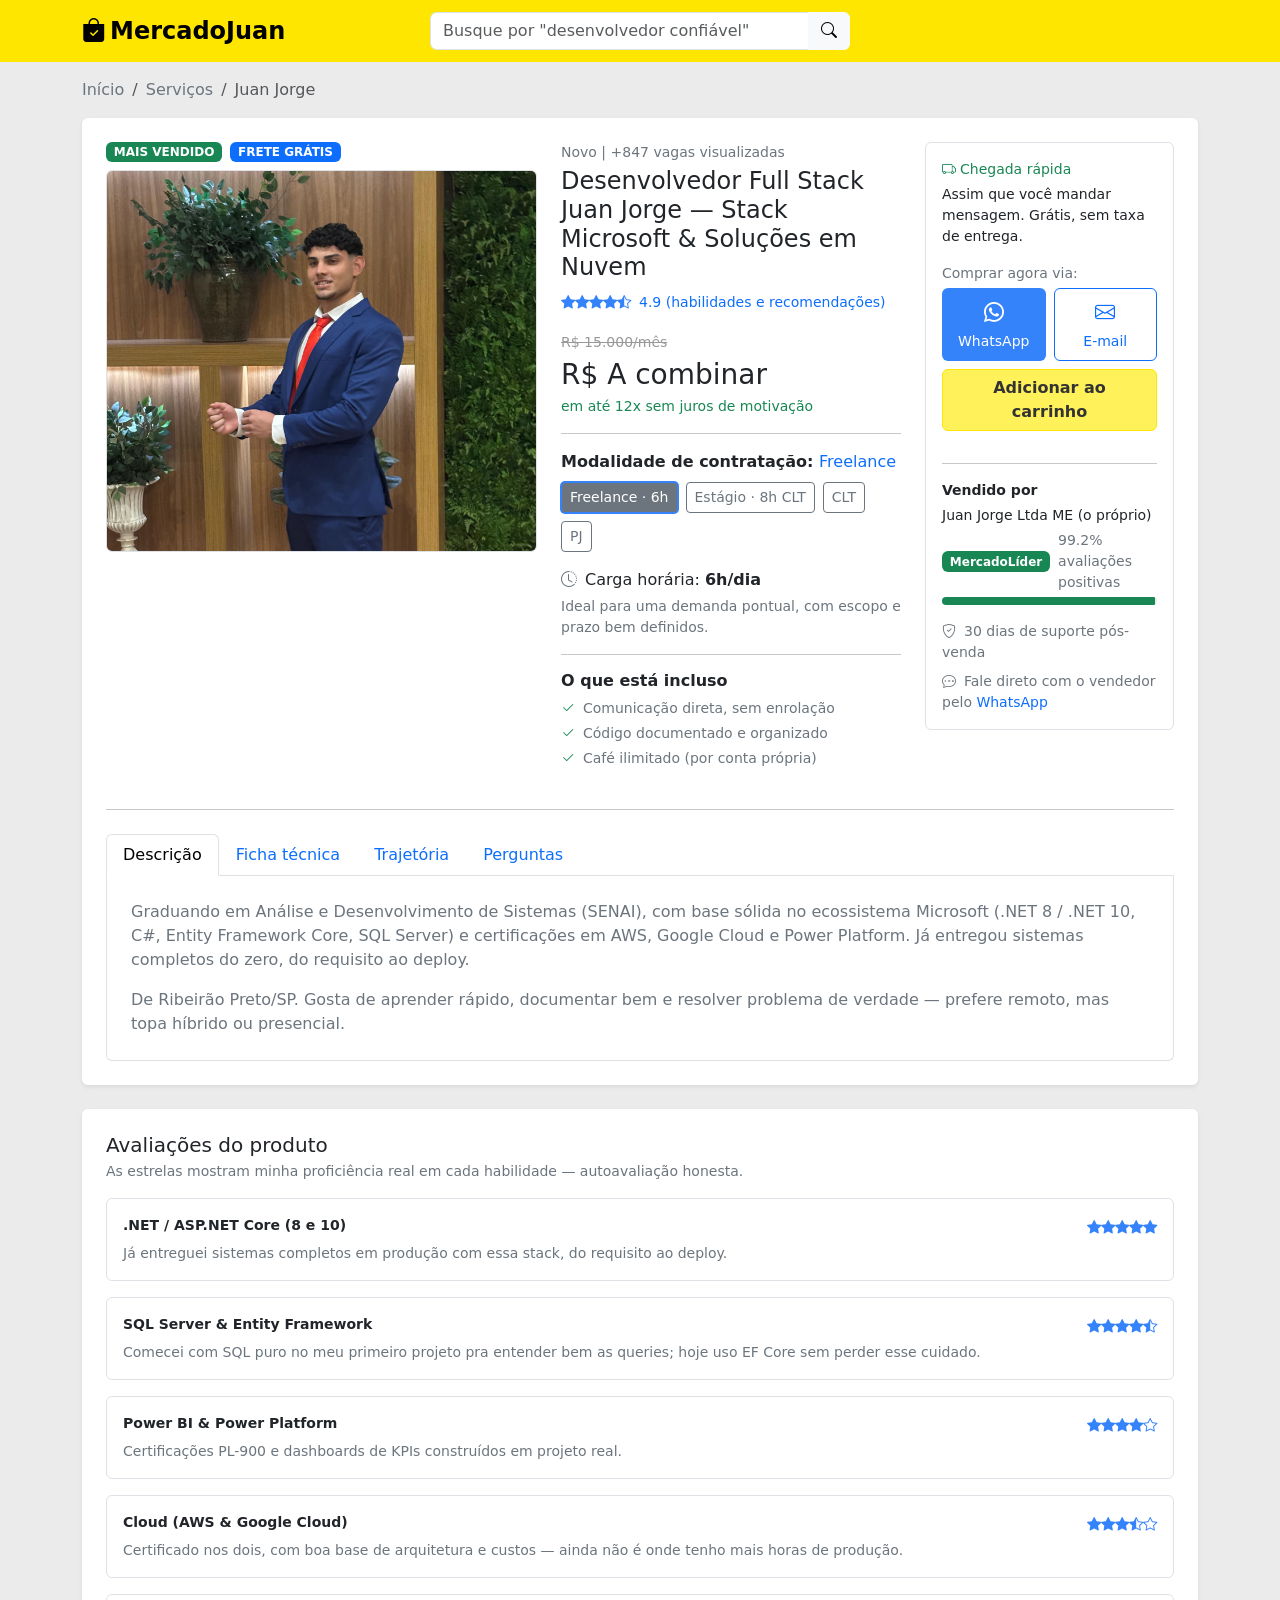
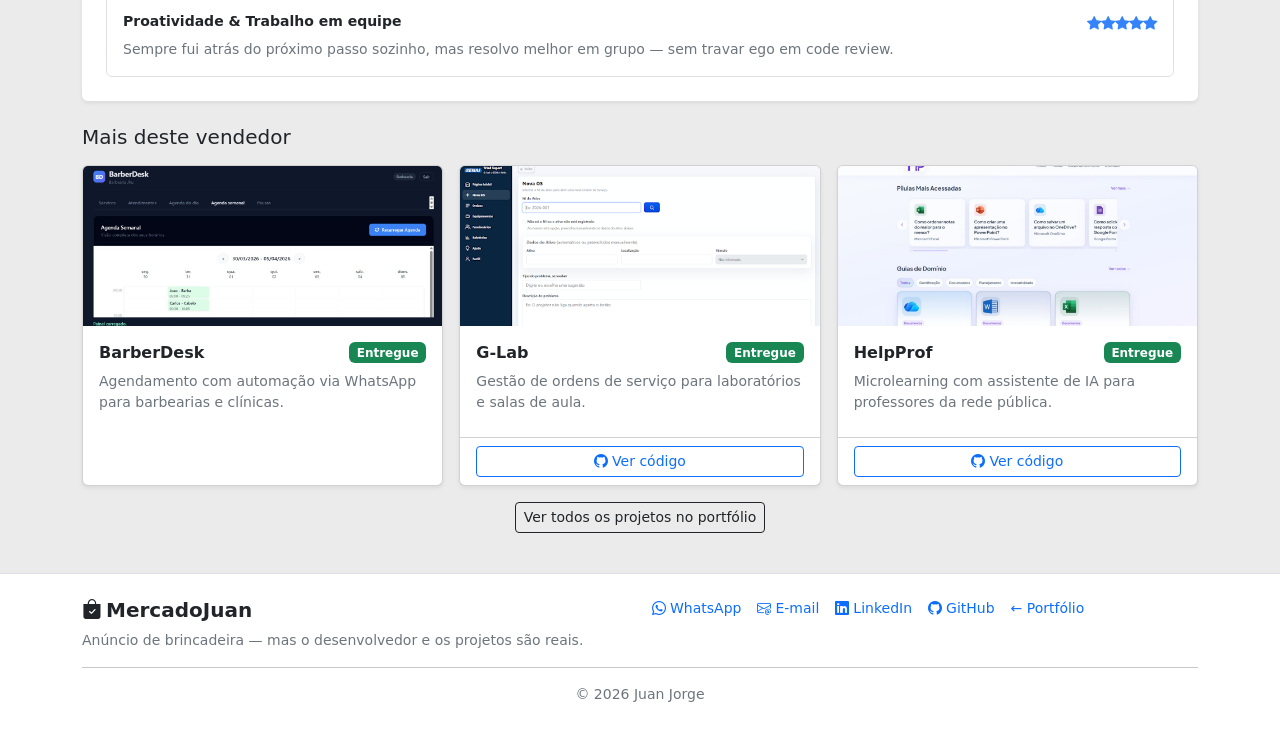
<file: loja.html>
<!DOCTYPE html>
<html lang="pt-br">

<head>
    <meta charset="UTF-8">
    <meta name="viewport" content="width=device-width, initial-scale=1.0">
    <title>Juan Jorge - Desenvolvedor Full Stack | MercadoJuan</title>
    <meta name="description" content="Anúncio de brincadeira vendendo o Juan Jorge como produto, estilo marketplace.">
    <link href="https://cdn.jsdelivr.net/npm/bootstrap@5.3.3/dist/css/bootstrap.min.css" rel="stylesheet">
    <link rel="stylesheet" href="https://cdn.jsdelivr.net/npm/bootstrap-icons@1.11.3/font/bootstrap-icons.css">
    <style>
        :root { --amarelo: #FFE600; }
        body { background-color: #ebebeb; }
        .barra-amarela { background-color: var(--amarelo); }
        .botao-comprar { background-color: #3483fa; color: #fff; }
        .botao-comprar:hover { background-color: #2968c8; color: #fff; }
        .botao-carrinho { background-color: #fff159; border-color: #ffe600; color: #333; }
        .botao-carrinho:hover { background-color: #fada2d; border-color: #ffe600; color: #333; }
        .preco-antigo { text-decoration: line-through; color: #999; }
        .opcao-modalidade.active { border-color: #3483fa !important; box-shadow: 0 0 0 1px #3483fa; }
        .estrelas i { color: #3483fa; font-size: .9rem; }
        .foto-produto { height: 380px; background: #fafafa; object-fit: cover; }
        .barra-fina { height: 8px; }
        .busca { max-width: 420px; width: 100%; }
    </style>
</head>

<body>

    <nav class="navbar barra-amarela py-2 position-relative">
        <div class="container">
            <a class="navbar-brand fw-bold fs-4" href="#">
                <i class="bi bi-bag-check-fill me-1"></i>MercadoJuan
            </a>
            <form class="d-none d-md-flex busca position-absolute top-50 start-50 translate-middle" role="search" onsubmit="return false;">
                <div class="input-group">
                    <input type="text" class="form-control" placeholder="Busque por &quot;desenvolvedor confiável&quot;" aria-label="Buscar">
                    <button class="btn btn-light" type="submit"><i class="bi bi-search"></i></button>
                </div>
            </form>
        </div>
    </nav>

    <div class="container py-3">
        <nav aria-label="breadcrumb">
            <ol class="breadcrumb small">
                <li class="breadcrumb-item"><a href="#" class="link-secondary text-decoration-none">Início</a></li>
                <li class="breadcrumb-item"><a href="#" class="link-secondary text-decoration-none">Serviços</a></li>
                <li class="breadcrumb-item active" aria-current="page">Juan Jorge</li>
            </ol>
        </nav>

        <div class="bg-white rounded p-4 shadow-sm">
            <div class="row g-4">

                <div class="col-lg-5">
                    <div class="d-flex flex-wrap gap-2 mb-2">
                        <span class="badge text-bg-success">MAIS VENDIDO</span>
                        <span class="badge text-bg-primary">FRETE GRÁTIS</span>
                    </div>
                    <div class="border rounded overflow-hidden">
                        <img src="images/perfil-1.jpg" alt="Juan Jorge" class="w-100 foto-produto">
                    </div>
                </div>

                <div class="col-lg-4">
                    <p class="text-secondary small mb-1">Novo | +847 vagas visualizadas</p>
                    <h1 class="h4 fw-normal mb-2">Desenvolvedor Full Stack Juan Jorge — Stack Microsoft &amp; Soluções em Nuvem</h1>

                    <div class="d-flex align-items-center gap-2 mb-3">
                        <span class="estrelas">
                            <i class="bi bi-star-fill"></i><i class="bi bi-star-fill"></i><i class="bi bi-star-fill"></i><i class="bi bi-star-fill"></i><i class="bi bi-star-half"></i>
                        </span>
                        <a href="#avaliacoes" class="text-decoration-none small">4.9 (habilidades e recomendações)</a>
                    </div>

                    <div class="mb-3">
                        <span class="preco-antigo small">R$ 15.000/mês</span>
                        <div class="fs-3">R$ <span class="fw-normal">A combinar</span></div>
                        <p class="text-success small mb-0">em até 12x sem juros de motivação</p>
                    </div>

                    <hr>

                    <div class="mb-3">
                        <p class="fw-bold mb-2">Modalidade de contratação: <span id="rotuloModalidade" class="fw-normal text-primary">Freelance</span></p>
                        <div class="d-flex flex-wrap gap-2" id="grupoModalidade">
                            <button type="button" class="btn btn-outline-secondary btn-sm opcao-modalidade active" data-desc="Ideal para uma demanda pontual, com escopo e prazo bem definidos." data-carga="6h/dia">
                                Freelance · 6h
                            </button>
                            <button type="button" class="btn btn-outline-secondary btn-sm opcao-modalidade" data-desc="Em formação ativa, aprende rápido e já entrega tarefas reais com supervisão." data-carga="8h/dia">
                                Estágio · 8h CLT
                            </button>
                            <button type="button" class="btn btn-outline-secondary btn-sm opcao-modalidade" data-desc="Fixo, dedicado ao time, participa das dailies e pensa em plano de carreira." data-carga="8h/dia">
                                CLT
                            </button>
                            <button type="button" class="btn btn-outline-secondary btn-sm opcao-modalidade" data-desc="Vem com CNPJ e nota fiscal, carga horária combinada por projeto." data-carga="Flexível">
                                PJ
                            </button>
                        </div>
                    </div>

                    <div class="mb-3">
                        <p class="mb-1"><i class="bi bi-clock-history me-2 text-secondary"></i>Carga horária: <span id="cargaHoraria" class="fw-semibold">6h/dia</span></p>
                        <p class="text-secondary small mb-0" id="descModalidade">Ideal para uma demanda pontual, com escopo e prazo bem definidos.</p>
                    </div>

                    <hr>

                    <h2 class="h6 fw-bold">O que está incluso</h2>
                    <ul class="list-unstyled text-secondary small">
                        <li class="mb-1"><i class="bi bi-check2 text-success me-2"></i>Comunicação direta, sem enrolação</li>
                        <li class="mb-1"><i class="bi bi-check2 text-success me-2"></i>Código documentado e organizado</li>
                        <li class="mb-1"><i class="bi bi-check2 text-success me-2"></i>Café ilimitado (por conta própria)</li>
                    </ul>
                </div>

                <div class="col-lg-3">
                    <div class="border rounded p-3">
                        <p class="text-success small mb-1"><i class="bi bi-truck me-1"></i>Chegada rápida</p>
                        <p class="small mb-3">Assim que você mandar mensagem. Grátis, sem taxa de entrega.</p>

                        <p class="small text-secondary mb-1">Comprar agora via:</p>
                        <div class="row g-2 mb-2">
                            <div class="col-6">
                                <a class="btn botao-comprar w-100 d-flex flex-column align-items-center justify-content-center py-2" id="btnWhats" target="_blank" rel="noopener"
                                    href="https://wa.me/5516982202091?text=Oi%20Juan%2C%20vi%20seu%20an%C3%BAncio%20no%20MercadoJuan%20e%20quero%20conversar%20sobre%20a%20modalidade%3A%20Freelance">
                                    <i class="bi bi-whatsapp fs-5 mb-1"></i>
                                    <span class="small">WhatsApp</span>
                                </a>
                            </div>
                            <div class="col-6">
                                <a class="btn btn-outline-primary w-100 d-flex flex-column align-items-center justify-content-center py-2" id="btnEmail"
                                    href="mailto:juanjorgedm@gmail.com?subject=Quero%20contratar%20o%20Juan%20(Freelance)&body=Oi%20Juan%2C%20vi%20seu%20an%C3%BAncio%20no%20MercadoJuan%20e%20quero%20conversar%20sobre%20a%20modalidade%3A%20Freelance">
                                    <i class="bi bi-envelope fs-5 mb-1"></i>
                                    <span class="small">E-mail</span>
                                </a>
                            </div>
                        </div>
                        <button class="btn botao-carrinho w-100 fw-bold mb-3" data-bs-toggle="modal" data-bs-target="#modalCarrinho">
                            Adicionar ao carrinho
                        </button>

                        <hr>

                        <p class="small mb-1 fw-bold">Vendido por</p>
                        <p class="small mb-1">Juan Jorge Ltda ME (o próprio)</p>
                        <div class="d-flex align-items-center gap-2 mb-1">
                            <span class="badge text-bg-success">MercadoLíder</span>
                            <span class="small text-secondary">99.2% avaliações positivas</span>
                        </div>
                        <div class="progress barra-fina mb-3">
                            <div class="progress-bar bg-success" style="width:99%"></div>
                        </div>

                        <ul class="list-unstyled small text-secondary mb-0">
                            <li class="mb-2"><i class="bi bi-shield-check text-secondary me-2"></i>30 dias de suporte pós-venda</li>
                            <li><i class="bi bi-chat-dots text-secondary me-2"></i>Fale direto com o vendedor pelo <a href="tel:+5516982202091" class="text-decoration-none">WhatsApp</a></li>
                        </ul>
                    </div>
                </div>
            </div>

            <hr class="my-4">
            <ul class="nav nav-tabs" id="abasInfo" role="tablist">
                <li class="nav-item" role="presentation">
                    <button class="nav-link active" data-bs-toggle="tab" data-bs-target="#aba-descricao" type="button">Descrição</button>
                </li>
                <li class="nav-item" role="presentation">
                    <button class="nav-link" data-bs-toggle="tab" data-bs-target="#aba-ficha" type="button">Ficha técnica</button>
                </li>
                <li class="nav-item" role="presentation">
                    <button class="nav-link" data-bs-toggle="tab" data-bs-target="#aba-trajetoria" type="button">Trajetória</button>
                </li>
                <li class="nav-item" role="presentation">
                    <button class="nav-link" data-bs-toggle="tab" data-bs-target="#aba-perguntas" type="button">Perguntas</button>
                </li>
            </ul>
            <div class="tab-content border border-top-0 rounded-bottom p-4">

                <div class="tab-pane fade show active" id="aba-descricao">
                    <p class="text-secondary">
                        Graduando em Análise e Desenvolvimento de Sistemas (SENAI), com base sólida no ecossistema
                        Microsoft (.NET 8 / .NET 10, C#, Entity Framework Core, SQL Server) e certificações em AWS,
                        Google Cloud e Power Platform. Já entregou sistemas completos do zero, do requisito ao
                        deploy.
                    </p>
                    <p class="text-secondary mb-0">
                        De Ribeirão Preto/SP. Gosta de aprender rápido, documentar bem e resolver problema de verdade
                        — prefere remoto, mas topa híbrido ou presencial.
                    </p>
                </div>

                <div class="tab-pane fade" id="aba-ficha">
                    <h3 class="h6 fw-bold mb-3">Nível de domínio</h3>
                    <div class="mb-3">
                        <div class="d-flex justify-content-between mb-1 small">
                            <span>.NET / C#</span><span class="text-secondary">90%</span>
                        </div>
                        <div class="progress barra-fina"><div class="progress-bar bg-primary" style="width:90%"></div></div>
                    </div>
                    <div class="mb-3">
                        <div class="d-flex justify-content-between mb-1 small">
                            <span>SQL Server</span><span class="text-secondary">85%</span>
                        </div>
                        <div class="progress barra-fina"><div class="progress-bar bg-primary" style="width:85%"></div></div>
                    </div>
                    <div class="mb-3">
                        <div class="d-flex justify-content-between mb-1 small">
                            <span>Power BI / Power Platform</span><span class="text-secondary">80%</span>
                        </div>
                        <div class="progress barra-fina"><div class="progress-bar bg-warning" style="width:80%"></div></div>
                    </div>
                    <div class="mb-4">
                        <div class="d-flex justify-content-between mb-1 small">
                            <span>Cloud (AWS / GCP)</span><span class="text-secondary">70%</span>
                        </div>
                        <div class="progress barra-fina"><div class="progress-bar bg-warning" style="width:70%"></div></div>
                    </div>
                    <h3 class="h6 fw-bold mb-3">Certificações</h3>
                    <div class="d-flex flex-wrap gap-2">
                        <span class="badge text-bg-dark"><i class="bi bi-amazon me-1"></i>AWS Cloud Practitioner</span>
                        <span class="badge text-bg-dark"><i class="bi bi-google me-1"></i>Google Cloud Data Analytics</span>
                        <span class="badge text-bg-dark">PL-900 (Power Platform)</span>
                        <span class="badge text-bg-dark">Java (POO)</span>
                        <span class="badge text-bg-dark">Python</span>
                    </div>
                </div>

                <div class="tab-pane fade" id="aba-trajetoria">
                    <div class="border-start border-3 border-primary ps-3 mb-4">
                        <span class="badge text-bg-primary mb-1">Atual</span>
                        <h4 class="h6 fw-bold mb-1">Tecnólogo em Análise e Desenvolvimento de Sistemas</h4>
                        <p class="text-secondary small mb-0">SENAI | 2026 (em andamento) — vários projetos próprios, primeiro contato com IA aplicada e estudos por fora da grade.</p>
                    </div>
                    <div class="border-start border-3 border-success ps-3 mb-4">
                        <span class="badge text-bg-success mb-1">2025</span>
                        <h4 class="h6 fw-bold mb-1">Conclusão técnica &amp; TCC</h4>
                        <p class="text-secondary small mb-0">TCC: GestaoOS, sistema fullstack .NET 8 com deploy e documentação completa.</p>
                    </div>
                    <div class="border-start border-3 border-secondary ps-3">
                        <span class="badge text-bg-secondary mb-1">2024</span>
                        <h4 class="h6 fw-bold mb-1">Início do Técnico em Desenvolvimento de Sistemas</h4>
                        <p class="text-secondary small mb-0">SENAI — primeiro contato formal com lógica de programação e banco de dados.</p>
                    </div>
                </div>

                <div class="tab-pane fade" id="aba-perguntas">
                    <div class="accordion" id="perguntas">
                        <div class="accordion-item">
                            <h3 class="accordion-header">
                                <button class="accordion-button collapsed" type="button" data-bs-toggle="collapse" data-bs-target="#pergunta1">
                                    Ele vem com garantia?
                                </button>
                            </h3>
                            <div id="pergunta1" class="accordion-collapse collapse" data-bs-parent="#perguntas">
                                <div class="accordion-body text-secondary">Sim, 30 dias de suporte pós-venda.</div>
                            </div>
                        </div>
                        <div class="accordion-item">
                            <h3 class="accordion-header">
                                <button class="accordion-button collapsed" type="button" data-bs-toggle="collapse" data-bs-target="#pergunta2">
                                    Trabalha remoto?
                                </button>
                            </h3>
                            <div id="pergunta2" class="accordion-collapse collapse" data-bs-parent="#perguntas">
                                <div class="accordion-body text-secondary">Sim, é a preferência — mas híbrido ou presencial em Ribeirão Preto/SP também rola.</div>
                            </div>
                        </div>
                        <div class="accordion-item">
                            <h3 class="accordion-header">
                                <button class="accordion-button collapsed" type="button" data-bs-toggle="collapse" data-bs-target="#pergunta3">
                                    Qual é a stack principal?
                                </button>
                            </h3>
                            <div id="pergunta3" class="accordion-collapse collapse" data-bs-parent="#perguntas">
                                <div class="accordion-body text-secondary">.NET 8 / .NET 10 (C#), Entity Framework Core e SQL Server, com AWS, Google Cloud, Java e Python como complemento.</div>
                            </div>
                        </div>
                    </div>
                </div>
            </div>
        </div>

        <div class="bg-white rounded p-4 shadow-sm mt-4" id="avaliacoes">
            <h2 class="h5 mb-1">Avaliações do produto</h2>
            <p class="text-secondary small mb-3">
                As estrelas mostram minha proficiência real em cada habilidade — autoavaliação honesta.
            </p>
            <div class="d-flex flex-column gap-3">
                <div class="border rounded p-3">
                    <div class="d-flex justify-content-between align-items-start mb-1">
                        <span class="fw-bold small">.NET / ASP.NET Core (8 e 10)</span>
                        <span class="estrelas"><i class="bi bi-star-fill"></i><i class="bi bi-star-fill"></i><i class="bi bi-star-fill"></i><i class="bi bi-star-fill"></i><i class="bi bi-star-fill"></i></span>
                    </div>
                    <p class="text-secondary small mb-0">Já entreguei sistemas completos em produção com essa stack, do requisito ao deploy.</p>
                </div>
                <div class="border rounded p-3">
                    <div class="d-flex justify-content-between align-items-start mb-1">
                        <span class="fw-bold small">SQL Server &amp; Entity Framework</span>
                        <span class="estrelas"><i class="bi bi-star-fill"></i><i class="bi bi-star-fill"></i><i class="bi bi-star-fill"></i><i class="bi bi-star-fill"></i><i class="bi bi-star-half"></i></span>
                    </div>
                    <p class="text-secondary small mb-0">Comecei com SQL puro no meu primeiro projeto pra entender bem as queries; hoje uso EF Core sem perder esse cuidado.</p>
                </div>
                <div class="border rounded p-3">
                    <div class="d-flex justify-content-between align-items-start mb-1">
                        <span class="fw-bold small">Power BI &amp; Power Platform</span>
                        <span class="estrelas"><i class="bi bi-star-fill"></i><i class="bi bi-star-fill"></i><i class="bi bi-star-fill"></i><i class="bi bi-star-fill"></i><i class="bi bi-star"></i></span>
                    </div>
                    <p class="text-secondary small mb-0">Certificações PL-900 e dashboards de KPIs construídos em projeto real.</p>
                </div>
                <div class="border rounded p-3">
                    <div class="d-flex justify-content-between align-items-start mb-1">
                        <span class="fw-bold small">Cloud (AWS &amp; Google Cloud)</span>
                        <span class="estrelas"><i class="bi bi-star-fill"></i><i class="bi bi-star-fill"></i><i class="bi bi-star-fill"></i><i class="bi bi-star-half"></i><i class="bi bi-star"></i></span>
                    </div>
                    <p class="text-secondary small mb-0">Certificado nos dois, com boa base de arquitetura e custos — ainda não é onde tenho mais horas de produção.</p>
                </div>
                <div class="border rounded p-3">
                    <div class="d-flex justify-content-between align-items-start mb-1">
                        <span class="fw-bold small">Proatividade &amp; Trabalho em equipe</span>
                        <span class="estrelas"><i class="bi bi-star-fill"></i><i class="bi bi-star-fill"></i><i class="bi bi-star-fill"></i><i class="bi bi-star-fill"></i><i class="bi bi-star-fill"></i></span>
                    </div>
                    <p class="text-secondary small mb-0">Sempre fui atrás do próximo passo sozinho, mas resolvo melhor em grupo — sem travar ego em code review.</p>
                </div>
            </div>
        </div>

        <div class="mt-4">
            <h2 class="h5 mb-3">Mais deste vendedor</h2>
            <div class="row row-cols-1 row-cols-md-3 g-3">
                <div class="col">
                    <div class="card h-100 shadow-sm">
                        <img src="images/BarberDesk.png" class="card-img-top" alt="BarberDesk" style="height:160px;object-fit:cover;">
                        <div class="card-body">
                            <div class="d-flex justify-content-between align-items-center mb-2">
                                <h3 class="h6 fw-bold mb-0">BarberDesk</h3>
                                <span class="badge text-bg-success">Entregue</span>
                            </div>
                            <p class="small text-secondary mb-0">Agendamento com automação via WhatsApp para barbearias e clínicas.</p>
                        </div>
                    </div>
                </div>
                <div class="col">
                    <div class="card h-100 shadow-sm">
                        <img src="images/GLab.png" class="card-img-top" alt="G-Lab" style="height:160px;object-fit:cover;">
                        <div class="card-body">
                            <div class="d-flex justify-content-between align-items-center mb-2">
                                <h3 class="h6 fw-bold mb-0">G-Lab</h3>
                                <span class="badge text-bg-success">Entregue</span>
                            </div>
                            <p class="small text-secondary mb-2">Gestão de ordens de serviço para laboratórios e salas de aula.</p>
                        </div>
                        <div class="card-footer bg-transparent">
                            <a href="https://github.com/JuanJorgeDEV/G-LAB" target="_blank" rel="noopener" class="btn btn-outline-primary btn-sm w-100">
                                <i class="bi bi-github me-1"></i>Ver código
                            </a>
                        </div>
                    </div>
                </div>
                <div class="col">
                    <div class="card h-100 shadow-sm">
                        <img src="images/HelpProf.jpg" class="card-img-top" alt="HelpProf" style="height:160px;object-fit:cover;">
                        <div class="card-body">
                            <div class="d-flex justify-content-between align-items-center mb-2">
                                <h3 class="h6 fw-bold mb-0">HelpProf</h3>
                                <span class="badge text-bg-success">Entregue</span>
                            </div>
                            <p class="small text-secondary mb-2">Microlearning com assistente de IA para professores da rede pública.</p>
                        </div>
                        <div class="card-footer bg-transparent">
                            <a href="https://github.com/JuanJorgeDEV/HelpProf" target="_blank" rel="noopener" class="btn btn-outline-primary btn-sm w-100">
                                <i class="bi bi-github me-1"></i>Ver código
                            </a>
                        </div>
                    </div>
                </div>
            </div>
            <div class="text-center mt-3">
                <a href="index.html#projetos" class="btn btn-outline-dark btn-sm">Ver todos os projetos no portfólio</a>
            </div>
        </div>
    </div>

    <div class="modal fade" id="modalCarrinho" tabindex="-1" aria-hidden="true">
        <div class="modal-dialog modal-dialog-centered">
            <div class="modal-content">
                <div class="modal-header">
                    <h5 class="modal-title"><i class="bi bi-cart-check-fill me-2 text-success"></i>Adicionado ao carrinho!</h5>
                    <button type="button" class="btn-close" data-bs-dismiss="modal" aria-label="Fechar"></button>
                </div>
                <div class="modal-body">
                    <p>1x <strong>Juan Jorge</strong> — modalidade <strong id="modalModalidade">Freelance</strong> foi adicionado ao seu carrinho.</p>
                    <p class="text-secondary small mb-0">Só falta finalizar a compra chamando de verdade no e-mail ou WhatsApp.</p>
                </div>
                <div class="modal-footer flex-column flex-sm-row">
                    <button type="button" class="btn btn-outline-secondary" data-bs-dismiss="modal">Continuar navegando</button>
                    <a href="https://wa.me/5516982202091?text=Oi%20Juan%2C%20quero%20fechar%20a%20contrata%C3%A7%C3%A3o" target="_blank" rel="noopener" class="btn botao-comprar">
                        <i class="bi bi-whatsapp me-1"></i>Via WhatsApp
                    </a>
                    <a href="mailto:juanjorgedm@gmail.com?subject=Quero%20fechar%20a%20contrata%C3%A7%C3%A3o" class="btn btn-outline-primary">
                        <i class="bi bi-envelope me-1"></i>Via E-mail
                    </a>
                </div>
            </div>
        </div>
    </div>

    <footer class="border-top py-4 mt-4 bg-white">
        <div class="container">
            <div class="row gy-3">
                <div class="col-md-6">
                    <h5 class="fw-bold mb-2"><i class="bi bi-bag-check-fill me-1"></i>MercadoJuan</h5>
                    <p class="text-secondary small mb-0">Anúncio de brincadeira — mas o desenvolvedor e os projetos são reais.</p>
                </div>
                <div class="col-md-6">
                    <div class="d-flex flex-wrap gap-3">
                        <a href="https://wa.me/5516982202091" target="_blank" rel="noopener" class="text-decoration-none small"><i class="bi bi-whatsapp me-1"></i>WhatsApp</a>
                        <a href="mailto:juanjorgedm@gmail.com" class="text-decoration-none small"><i class="bi bi-envelope-at me-1"></i>E-mail</a>
                        <a href="https://www.linkedin.com/in/juan-jorge-ba2711222" target="_blank" rel="noopener" class="text-decoration-none small"><i class="bi bi-linkedin me-1"></i>LinkedIn</a>
                        <a href="https://github.com/JuanJorgeDEV" target="_blank" rel="noopener" class="text-decoration-none small"><i class="bi bi-github me-1"></i>GitHub</a>
                        <a href="index.html" class="text-decoration-none small">&larr; Portfólio</a>
                    </div>
                </div>
            </div>
            <hr>
            <p class="text-center text-secondary small mb-0">&copy; 2026 Juan Jorge</p>
        </div>
    </footer>

    <script src="https://cdn.jsdelivr.net/npm/bootstrap@5.3.3/dist/js/bootstrap.bundle.min.js"></script>
    <script>
        document.querySelectorAll('.opcao-modalidade').forEach(function (botao) {
            botao.addEventListener('click', function () {
                document.querySelectorAll('.opcao-modalidade').forEach(function (b) { b.classList.remove('active'); });
                botao.classList.add('active');

                var nome = botao.textContent.trim().split('·')[0].trim();
                document.getElementById('rotuloModalidade').textContent = nome;
                document.getElementById('cargaHoraria').textContent = botao.dataset.carga;
                document.getElementById('descModalidade').textContent = botao.dataset.desc;
                document.getElementById('modalModalidade').textContent = nome;

                var texto = encodeURIComponent('Oi Juan, vi seu anúncio no MercadoJuan e quero conversar sobre a modalidade: ' + nome);
                document.getElementById('btnWhats').href = 'https://wa.me/5516982202091?text=' + texto;

                var assunto = encodeURIComponent('Quero contratar o Juan (' + nome + ')');
                document.getElementById('btnEmail').href = 'mailto:juanjorgedm@gmail.com?subject=' + assunto + '&body=' + texto;
            });
        });
    </script>
</body>

</html>
</file>
